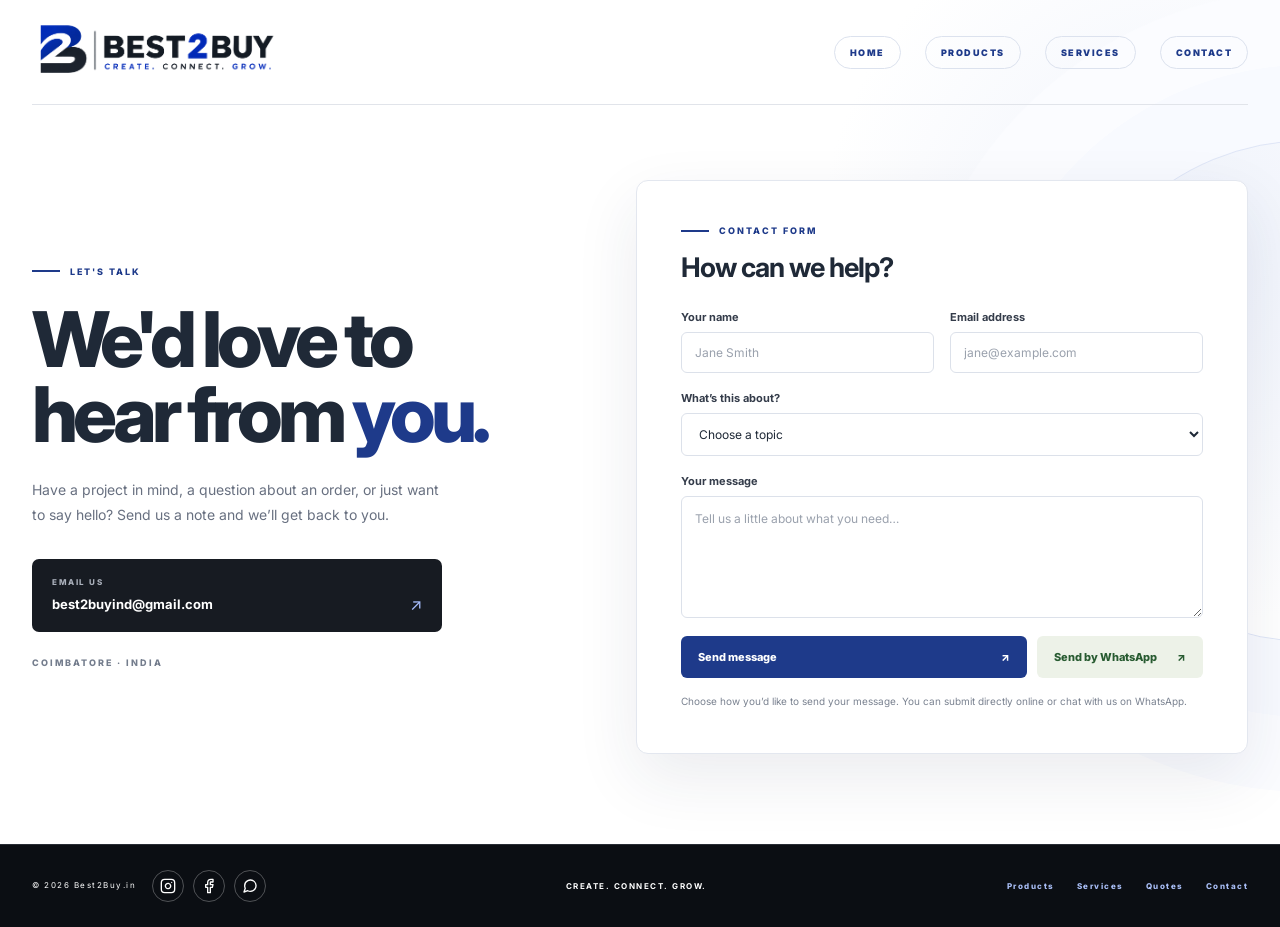
<file: contact.html>
<!doctype html>
<html lang="en">
<head>
<!-- Google tag (gtag.js) - Google Analytics -->
<script async src="https://www.googletagmanager.com/gtag/js?id=G-1HXS251PCG"></script>
<script>
  window.dataLayer = window.dataLayer || [];
  function gtag(){dataLayer.push(arguments);}
  gtag('js', new Date());
  gtag('config', 'G-1HXS251PCG');
</script>

<meta charset="utf-8">
<meta name="viewport" content="width=device-width,initial-scale=1">
<title>Contact Us | Best2Buy</title>
<meta name="description" content="Get in touch with Best2Buy about creative services, personalised products, or an order.">
<meta name="theme-color" content="#1e3a8a">
<link rel="canonical" href="https://www.best2buy.in/contact.html">
<link rel="preconnect" href="https://fonts.googleapis.com">
<link rel="preconnect" href="https://fonts.gstatic.com" crossorigin>
<link href="https://fonts.googleapis.com/css2?family=Inter:wght@400;500;600;700;800;900&amp;display=swap" rel="stylesheet">
<link rel="stylesheet" href="style.css">
<link rel="stylesheet" href="contact.css">
</head>
<body>
<main>
  <section class="contact-hero">
    <header class="topbar wrap">
      <a href="index.html" aria-label="Best2Buy home"><img class="logo" src="Logo%201.png" alt="Best2Buy — Create. Connect. Grow." width="520" height="210"></a>
      <nav class="top-nav" aria-label="Main navigation"><a href="index.html">Home</a><a href="products.html">Products</a><a href="services.html">Services</a><a href="contact.html" aria-current="page">Contact</a></nav>
    </header>
    <div class="contact-layout wrap">
      <section class="contact-copy">
        <p class="eyebrow"><i></i>LET'S TALK</p>
        <h1>We'd love to<br>hear from <em>you.</em></h1>
        <p class="intro">Have a project in mind, a question about an order, or just want to say hello? Send us a note and we’ll get back to you.</p>
        <a class="contact-email" data-contact-email href="mailto:best2buyind@gmail.com"><span>EMAIL US</span><b>best2buyind@gmail.com</b><i aria-hidden="true">↗</i></a>
        <p class="contact-location">COIMBATORE · INDIA</p>
      </section>
      <section class="contact-card" aria-labelledby="form-title">
        <p class="eyebrow"><i></i>CONTACT FORM</p>
        <h2 id="form-title">How can we help?</h2>
        <form id="contact-form" action="https://api.web3forms.com/submit" method="POST">
          <input type="hidden" name="access_key" value="8c5aeb38-0aa5-4f6e-8fd2-0897e00d7c78">
          <input type="hidden" name="subject" value="New Contact Inquiry - Best2Buy.in">
          <div class="field-row">
            <div class="field"><label for="contact-name">Your name</label><input id="contact-name" name="name" autocomplete="name" required placeholder="Jane Smith"></div>
            <div class="field"><label for="contact-email">Email address</label><input id="contact-email" name="email" type="email" autocomplete="email" required placeholder="jane@example.com"></div>
          </div>
          <div class="field"><label for="contact-subject">What’s this about?</label><select id="contact-subject" name="topic"><option value="" disabled selected>Choose a topic</option><option>Creative services</option><option>Product enquiry</option><option>Order support</option><option>Something else</option></select></div>
          <div class="field"><label for="contact-message">Your message</label><textarea id="contact-message" name="message" rows="5" required placeholder="Tell us a little about what you need…"></textarea></div>
          <div class="contact-actions"><button class="send-email" type="submit">Send message <span aria-hidden="true">↗</span></button><button class="send-whatsapp" id="send-whatsapp" type="button">Send by WhatsApp <span aria-hidden="true">↗</span></button></div>
          <div id="form-result" class="form-result"></div>
          <p class="form-note" id="form-note" aria-live="polite">Choose how you’d like to send your message. You can submit directly online or chat with us on WhatsApp.</p>
        </form>
      </section>
    </div>
  </section>
  <footer><div class="wrap"><span>© 2026 Best2Buy.in</span><b>CREATE. CONNECT. GROW.</b><span class="footer-links"><a href="products.html">Products</a><a href="services.html">Services</a><a href="quotes.html">Quotes</a><a href="contact.html">Contact</a></span></div></footer>
</main>
<script src="site-config.js"></script>
<script src="contact.js" defer></script>
</body>
</html>
</file>
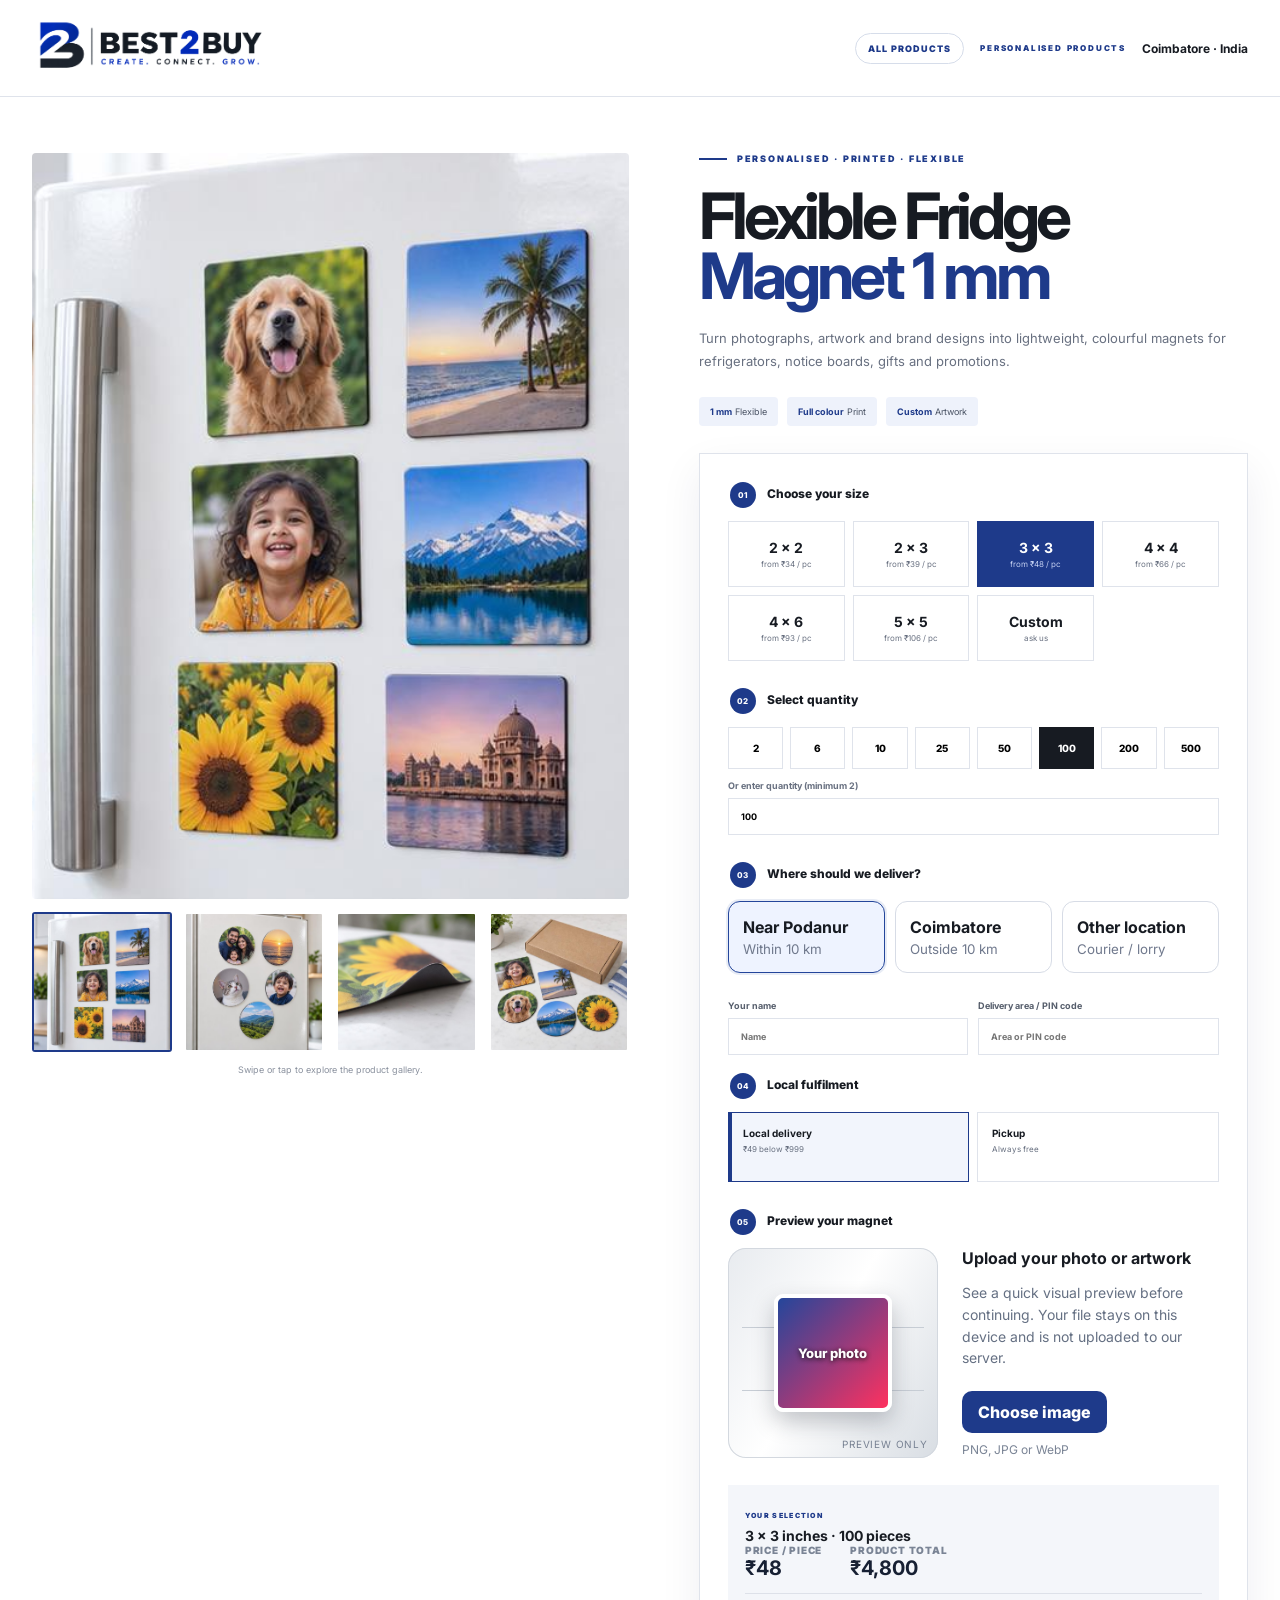
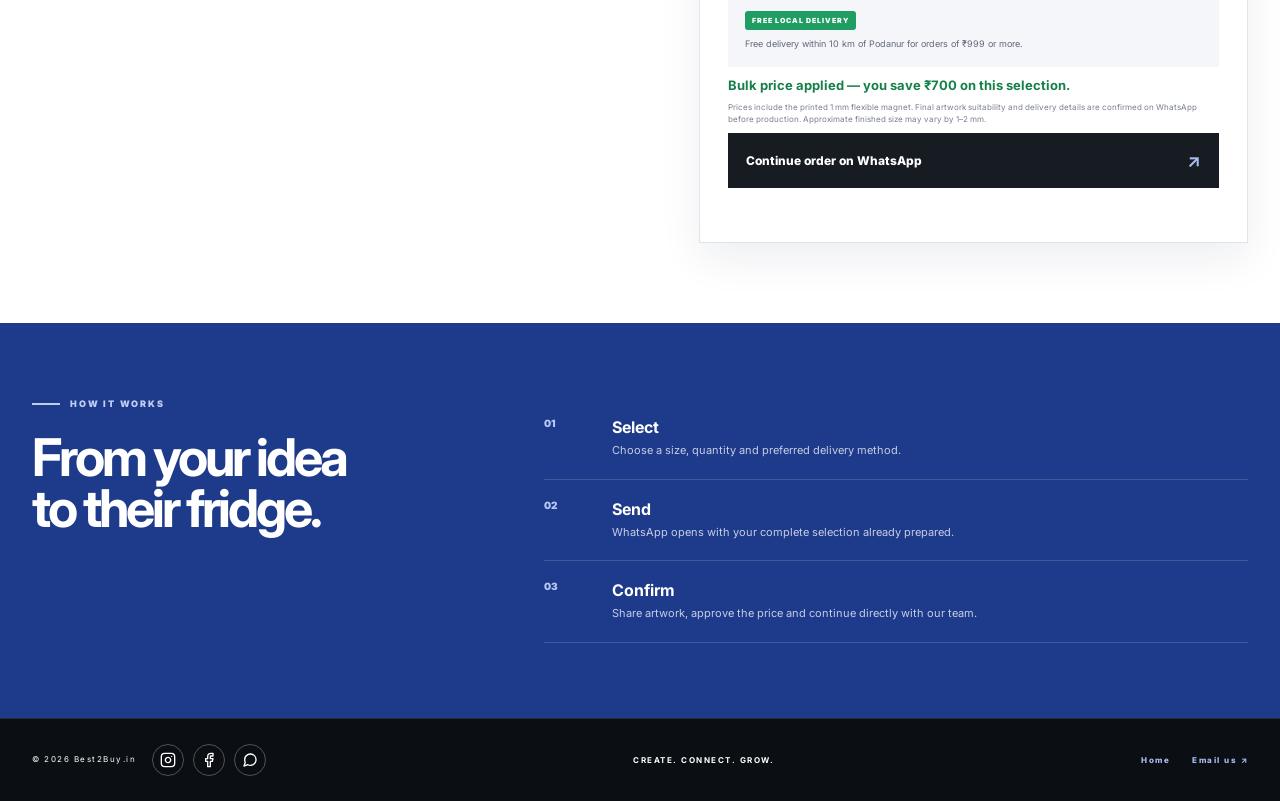
<file: fridge-magnets.html>
<!doctype html>
<html lang="en">
<head>
<!-- Google tag (gtag.js) - Google Analytics -->
<script async src="https://www.googletagmanager.com/gtag/js?id=G-1HXS251PCG"></script>
<script>
  window.dataLayer = window.dataLayer || [];
  function gtag(){dataLayer.push(arguments);}
  gtag('js', new Date());
  gtag('config', 'G-1HXS251PCG');
</script>

  <meta charset="utf-8">
  <meta name="viewport" content="width=device-width,initial-scale=1">
  <title>Flexible Fridge Magnets 1 mm | Best2Buy</title>
  <meta name="description" content="Order personalised 1 mm flexible fridge magnets in multiple sizes from Best2Buy, Coimbatore. Select size and quantity and continue your order on WhatsApp.">
  <meta name="theme-color" content="#1e3a8a">
  <meta property="og:title" content="Flexible Fridge Magnet 1 mm | Best2Buy">
  <meta property="og:description" content="Personalised flexible magnets with live size and quantity pricing.">
  <meta property="og:image" content="https://www.best2buy.in/magnet-square-gallery.jpg">
  <meta name="product:category" content="Personalised products">
  <meta name="product:price" content="From ₹34 / piece">
  <meta name="product:badge" content="Order now">
  <link rel="canonical" href="https://www.best2buy.in/fridge-magnets">
  <link rel="preconnect" href="https://fonts.googleapis.com">
  <link rel="preconnect" href="https://fonts.gstatic.com" crossorigin>
  <link href="https://fonts.googleapis.com/css2?family=Inter:wght@400;500;600;700;800;900&amp;display=swap" rel="stylesheet">
  <link rel="stylesheet" href="fridge-magnets.css">
  <link rel="stylesheet" href="fridge-magnets-enhancements.css">

  <!-- Meta Pixel Code -->
  <script>
  !function(f,b,e,v,n,t,s)
  {if(f.fbq)return;n=f.fbq=function(){n.callMethod?
  n.callMethod.apply(n,arguments):n.queue.push(arguments)};
  if(!f._fbq)f._fbq=n;n.push=n;n.loaded=!0;n.version='2.0';
  n.queue=[];t=b.createElement(e);t.async=!0;
  t.src=v;s=b.getElementsByTagName(e)[0];
  s.parentNode.insertBefore(t,s)}(window, document,'script',
  'https://connect.facebook.net/en_US/fbevents.js');
  fbq('init', '1756908502216066');
  fbq('track', 'PageView');
  </script>
  <!-- End Meta Pixel Code -->
</head>
<body>
  <!-- Meta Pixel Code -->
  <noscript><img height="1" width="1" style="display:none" src="https://www.facebook.com/tr?id=1756908502216066&amp;ev=PageView&amp;noscript=1" alt=""></noscript>
  <!-- End Meta Pixel Code -->

  <header class="site-header">
    <div class="wrap header-inner">
      <a href="index.html" class="brand" aria-label="Best2Buy home"><img src="Logo 1.png" alt="Best2Buy — Create. Connect. Grow."></a>
      <div class="header-note"><a class="catalog-link" href="products.html">All products</a><span>PERSONALISED PRODUCTS</span><strong>Coimbatore · India</strong></div>
    </div>
  </header>

  <main>
    <section class="product-hero wrap">
      <div class="gallery-column">
        <div class="gallery-stage"><img id="main-image" src="magnet-square-gallery.jpg" alt="Square personalised flexible fridge magnets displayed on a refrigerator"></div>
        <div class="gallery-strip" aria-label="Product gallery">
          <button class="thumb active" type="button" data-image="magnet-square-gallery.jpg" data-alt="Square personalised flexible fridge magnets displayed on a refrigerator"><img src="magnet-square-gallery.jpg" alt="Square magnet collection"></button>
          <button class="thumb" type="button" data-image="magnet-round-gallery.jpg" data-alt="Round personalised photo fridge magnets displayed on a refrigerator"><img src="magnet-round-gallery.jpg" alt="Round magnet collection"></button>
          <button class="thumb" type="button" data-image="magnet-flexible-detail.jpg" data-alt="Close-up showing the thin flexible 1 mm magnetic sheet"><img src="magnet-flexible-detail.jpg" alt="Flexible 1 mm magnet detail"></button>
          <button class="thumb" type="button" data-image="magnet-packaging-gallery.jpg" data-alt="Personalised fridge magnets prepared with kraft packaging"><img src="magnet-packaging-gallery.jpg" alt="Magnet order packaging"></button>
        </div>
        <p class="gallery-hint">Swipe or tap to explore the product gallery.</p>
      </div>

      <div class="product-info">
        <p class="eyebrow"><i></i>PERSONALISED · PRINTED · FLEXIBLE</p>
        <h1>Flexible Fridge<br><em>Magnet 1 mm</em></h1>
        <p class="lead">Turn photographs, artwork and brand designs into lightweight, colourful magnets for refrigerators, notice boards, gifts and promotions.</p>
        <div class="feature-row"><span><b>1 mm</b> Flexible</span><span><b>Full colour</b> Print</span><span><b>Custom</b> Artwork</span></div>

        <form id="order-form" class="order-card">
          <fieldset>
            <legend><span>01</span> Choose your size</legend>
            <div class="size-grid">
              <label><input type="radio" name="size" value="2 × 2 inches"><span><b>2 × 2</b><small>from ₹34 / pc</small></span></label>
              <label><input type="radio" name="size" value="2 × 3 inches"><span><b>2 × 3</b><small>from ₹39 / pc</small></span></label>
              <label><input type="radio" name="size" value="3 × 3 inches" checked><span><b>3 × 3</b><small>from ₹48 / pc</small></span></label>
              <label><input type="radio" name="size" value="4 × 4 inches"><span><b>4 × 4</b><small>from ₹66 / pc</small></span></label>
              <label><input type="radio" name="size" value="4 × 6 inches"><span><b>4 × 6</b><small>from ₹93 / pc</small></span></label>
              <label><input type="radio" name="size" value="5 × 5 inches"><span><b>5 × 5</b><small>from ₹106 / pc</small></span></label>
              <label><input type="radio" name="size" value="Custom size"><span><b>Custom</b><small>ask us</small></span></label>
            </div>
          </fieldset>

          <fieldset>
            <legend><span>02</span> Select quantity</legend>
            <div class="qty-presets">
              <button type="button" data-qty="2">2</button><button type="button" data-qty="6">6</button><button type="button" data-qty="10">10</button><button type="button" data-qty="25">25</button><button type="button" data-qty="50">50</button><button class="active" type="button" data-qty="100">100</button><button type="button" data-qty="200">200</button><button type="button" data-qty="500">500</button>
            </div>
            <label class="manual-qty">Or enter quantity (minimum 2)<input id="quantity" type="number" min="2" step="1" value="100" inputmode="numeric"></label>
          </fieldset>

          <fieldset>
            <legend><span>03</span> Where should we deliver?</legend>
            <div class="location-grid">
              <label><input type="radio" name="zone" value="Within 10 km of Podanur" checked><span><b>Near Podanur</b><small>Within 10 km</small></span></label>
              <label><input type="radio" name="zone" value="Other Coimbatore"><span><b>Coimbatore</b><small>Outside 10 km</small></span></label>
              <label><input type="radio" name="zone" value="Outside Coimbatore"><span><b>Other location</b><small>Courier / lorry</small></span></label>
            </div>
          </fieldset>

          <div class="customer-grid">
            <label>Your name<input id="customer-name" type="text" autocomplete="name" placeholder="Name"></label>
            <label>Delivery area / PIN code<input id="customer-area" type="text" autocomplete="postal-code" placeholder="Area or PIN code" required></label>
          </div>

          <fieldset id="local-method-fieldset" class="conditional-fieldset">
            <legend><span>04</span> Local fulfilment</legend>
            <div class="delivery-grid">
              <label><input type="radio" name="local-method" value="Local delivery" checked><span><b>Local delivery</b><small>₹49 below ₹999</small></span></label>
              <label><input type="radio" name="local-method" value="Pickup from Podanur"><span><b>Pickup</b><small>Always free</small></span></label>
            </div>
          </fieldset>

          <fieldset id="delivery-fieldset" class="conditional-fieldset" hidden>
            <legend><span>04</span> Shipping preference</legend>
            <div class="delivery-grid">
              <label><input type="radio" name="delivery" value="Courier home delivery" checked><span><b>Home delivery</b><small>Courier to your address</small></span></label>
              <label><input type="radio" name="delivery" value="Collect from courier office"><span><b>Courier-office pickup</b><small>Collect from branch</small></span></label>
              <label id="lorry-option"><input type="radio" name="delivery" value="Lorry service"><span><b>Lorry service</b><small>For bulk orders</small></span></label>
            </div>
          </fieldset>

          <fieldset class="mockup-fieldset">
            <legend><span>05</span> Preview your magnet</legend>
            <div class="mockup-layout">
              <div id="mockup-stage" class="mockup-stage"><div id="mockup-magnet" class="mockup-magnet"><span id="mockup-placeholder">Your photo</span></div><small>Preview only</small></div>
              <div class="upload-copy"><b>Upload your photo or artwork</b><p>See a quick visual preview before continuing. Your file stays on this device and is not uploaded to our server.</p><label class="upload-button">Choose image<input id="artwork" type="file" accept="image/png,image/jpeg,image/webp"></label><span id="artwork-name">PNG, JPG or WebP</span></div>
            </div>
          </fieldset>

          <div class="order-summary">
            <div><small>YOUR SELECTION</small><strong id="selection-summary">3 × 3 inches · 100 pieces</strong></div>
            <div class="price-summary"><span><small>PRICE / PIECE</small><b id="unit-price">₹48</b></span><span><small>PRODUCT TOTAL</small><b id="product-total">₹4,800</b></span></div>
            <div class="shipping-status"><span id="shipping-badge">FREE LOCAL DELIVERY</span><p id="shipping-copy">Free local delivery from ₹999 within 10 km of Podanur; otherwise ₹49. Pickup is free.</p></div>
          </div>
          <p id="savings-note" class="savings-note"></p>
          <p class="price-note">Prices include the printed 1 mm flexible magnet. Final artwork suitability and delivery details are confirmed on WhatsApp before production. Approximate finished size may vary by 1–2 mm.</p>
          <button class="whatsapp" type="submit"><span>Continue order on WhatsApp</span><b>↗</b></button>
          <p id="form-status" class="form-status" role="status" aria-live="polite"></p>
        </form>
      </div>
    </section>

    <section class="details-section">
      <div class="wrap details-grid">
        <div><p class="eyebrow light"><i></i>HOW IT WORKS</p><h2>From your idea<br>to their fridge.</h2></div>
        <ol><li><span>01</span><div><b>Select</b><p>Choose a size, quantity and preferred delivery method.</p></div></li><li><span>02</span><div><b>Send</b><p>WhatsApp opens with your complete selection already prepared.</p></div></li><li><span>03</span><div><b>Confirm</b><p>Share artwork, approve the price and continue directly with our team.</p></div></li></ol>
      </div>
    </section>
  </main>

  <footer><div class="wrap"><span>© 2026 Best2Buy.in</span><b>CREATE. CONNECT. GROW.</b><span class="footer-links"><a href="index.html">Home</a><a href="mailto:best2buyind@gmail.com">Email us ↗</a></span></div></footer>
  <script src="site-config.js"></script>
  <script src="fridge-magnets.js" defer></script>
</body>
</html>
</file>
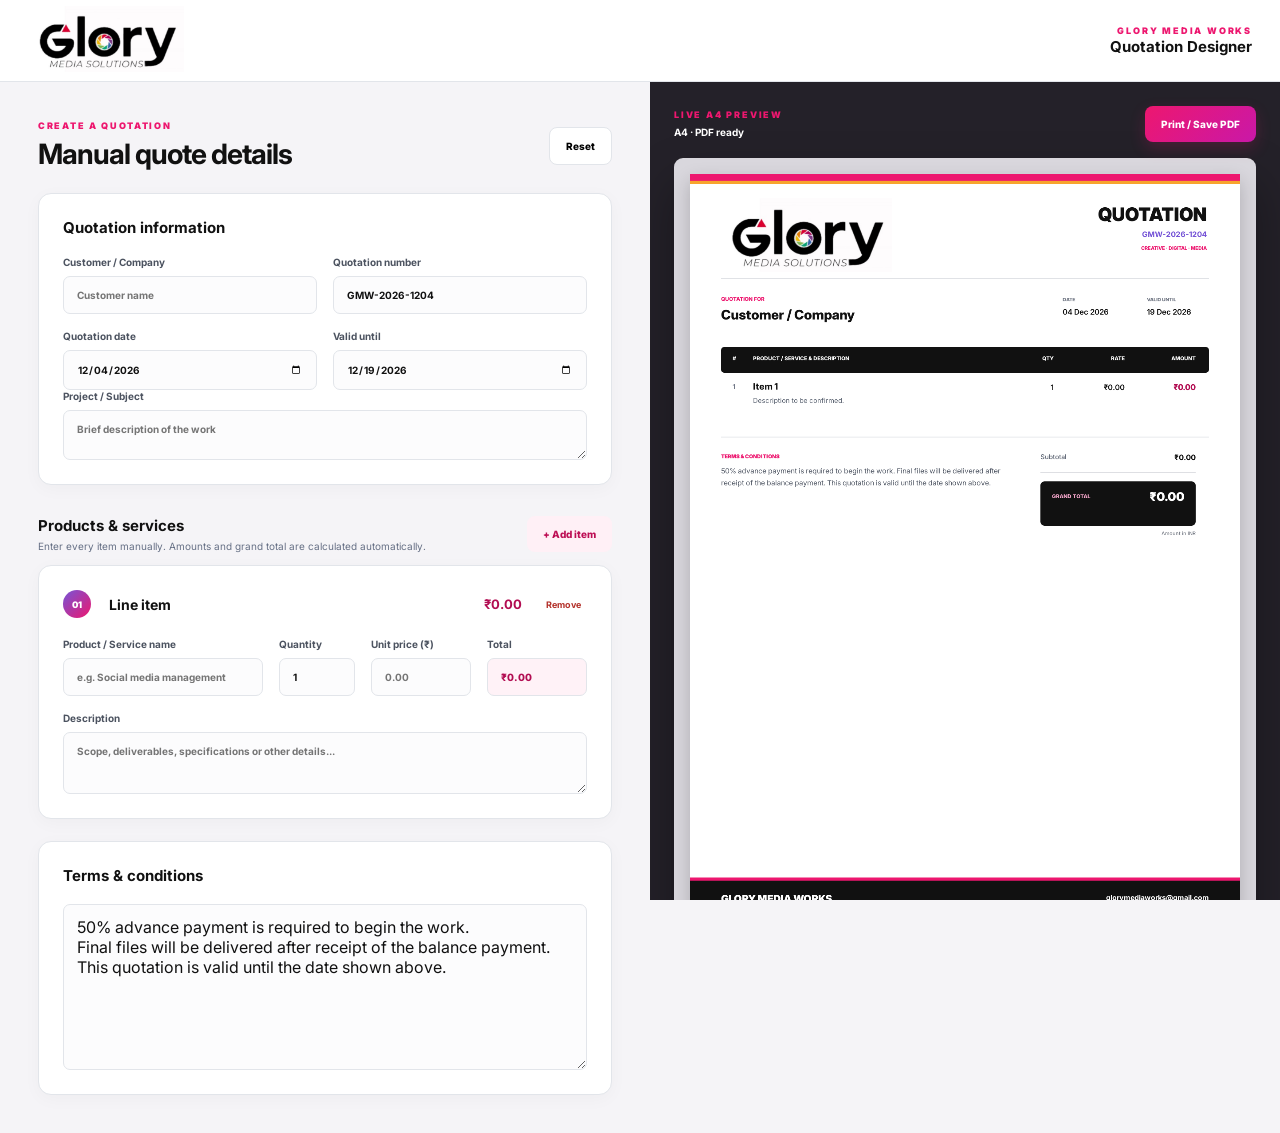
<file: gmediaquote.html>
<!doctype html>
<html lang="en">
<head>
  <meta charset="utf-8">
  <meta name="viewport" content="width=device-width,initial-scale=1">
  <title>Quotation Designer | Glory Media Works</title>
  <meta name="robots" content="noindex,nofollow">
  <meta name="theme-color" content="#111111">
  <link rel="preconnect" href="https://fonts.googleapis.com">
  <link rel="preconnect" href="https://fonts.gstatic.com" crossorigin>
  <link href="https://fonts.googleapis.com/css2?family=Inter:wght@400;500;600;700;800;900&amp;display=swap" rel="stylesheet">
  <link rel="stylesheet" href="gmediaquote.css">
  <link rel="stylesheet" href="quote-print.css">
</head>
<body>
  <header class="app-header">
    <a href="index.html" aria-label="Best2Buy home"><img src="gmedia-logo.png" alt="Glory Media Solutions"></a>
    <div><span>GLORY MEDIA WORKS</span><strong>Quotation Designer</strong></div>
  </header>

  <main class="workspace">
    <section class="editor" aria-labelledby="page-title">
      <div class="editor-heading">
        <div><p class="eyebrow">CREATE A QUOTATION</p><h1 id="page-title">Manual quote details</h1></div>
        <button class="button ghost" id="reset" type="button">Reset</button>
      </div>

      <div class="panel">
        <h2>Quotation information</h2>
        <div class="fields two">
          <label>Customer / Company<input id="customer" type="text" placeholder="Customer name"></label>
          <label>Quotation number<input id="quote-number" type="text" placeholder="GMW-2026-001"></label>
          <label>Quotation date<input id="quote-date" type="date"></label>
          <label>Valid until<input id="valid-until" type="date"></label>
        </div>
        <label>Project / Subject<textarea id="subject" rows="2" placeholder="Brief description of the work"></textarea></label>
      </div>

      <div class="items-heading">
        <div><h2>Products &amp; services</h2><p>Enter every item manually. Amounts and grand total are calculated automatically.</p></div>
        <button class="button add" id="add-item" type="button">+ Add item</button>
      </div>
      <div id="items" class="items"></div>

      <div class="panel">
        <h2>Terms &amp; conditions</h2>
        <textarea id="terms" rows="7" placeholder="Enter payment, delivery, revision and validity terms...">50% advance payment is required to begin the work.
Final files will be delivered after receipt of the balance payment.
This quotation is valid until the date shown above.</textarea>
      </div>
      <button class="button download mobile-download" id="download-mobile" type="button">Print / Save PDF</button>
    </section>

    <aside class="preview-panel">
      <div class="preview-toolbar"><div><span>LIVE A4 PREVIEW</span><b>A4 · PDF ready</b></div><button class="button download" id="download" type="button">Print / Save PDF</button></div>
      <div class="canvas-shell"><canvas id="quote-canvas" width="1240" height="1754" aria-label="Live A4 quotation preview"></canvas></div>
      <p class="privacy">Your quotation stays in this browser and is used only for the downloaded image.</p>
    </aside>
  </main>

  <template id="item-template">
    <article class="item-card">
      <div class="item-title"><span class="item-number"></span><h3>Line item</h3><strong class="line-total">₹0.00</strong><button class="remove-item" type="button">Remove</button></div>
      <div class="fields item-fields">
        <label>Product / Service name<input data-field="name" type="text" placeholder="e.g. Social media management"></label>
        <label>Quantity<input data-field="qty" type="number" min="0" step="1" value="1"></label>
        <label>Unit price (₹)<input data-field="price" type="number" min="0" step="0.01" placeholder="0.00"></label>
        <label>Total<input data-field="total" type="text" value="₹0.00" readonly></label>
        <label class="full">Description<textarea data-field="description" rows="3" placeholder="Scope, deliverables, specifications or other details..."></textarea></label>
      </div>
    </article>
  </template>

  <script src="gmediaquote.js" defer></script>
</body>
</html>
</file>
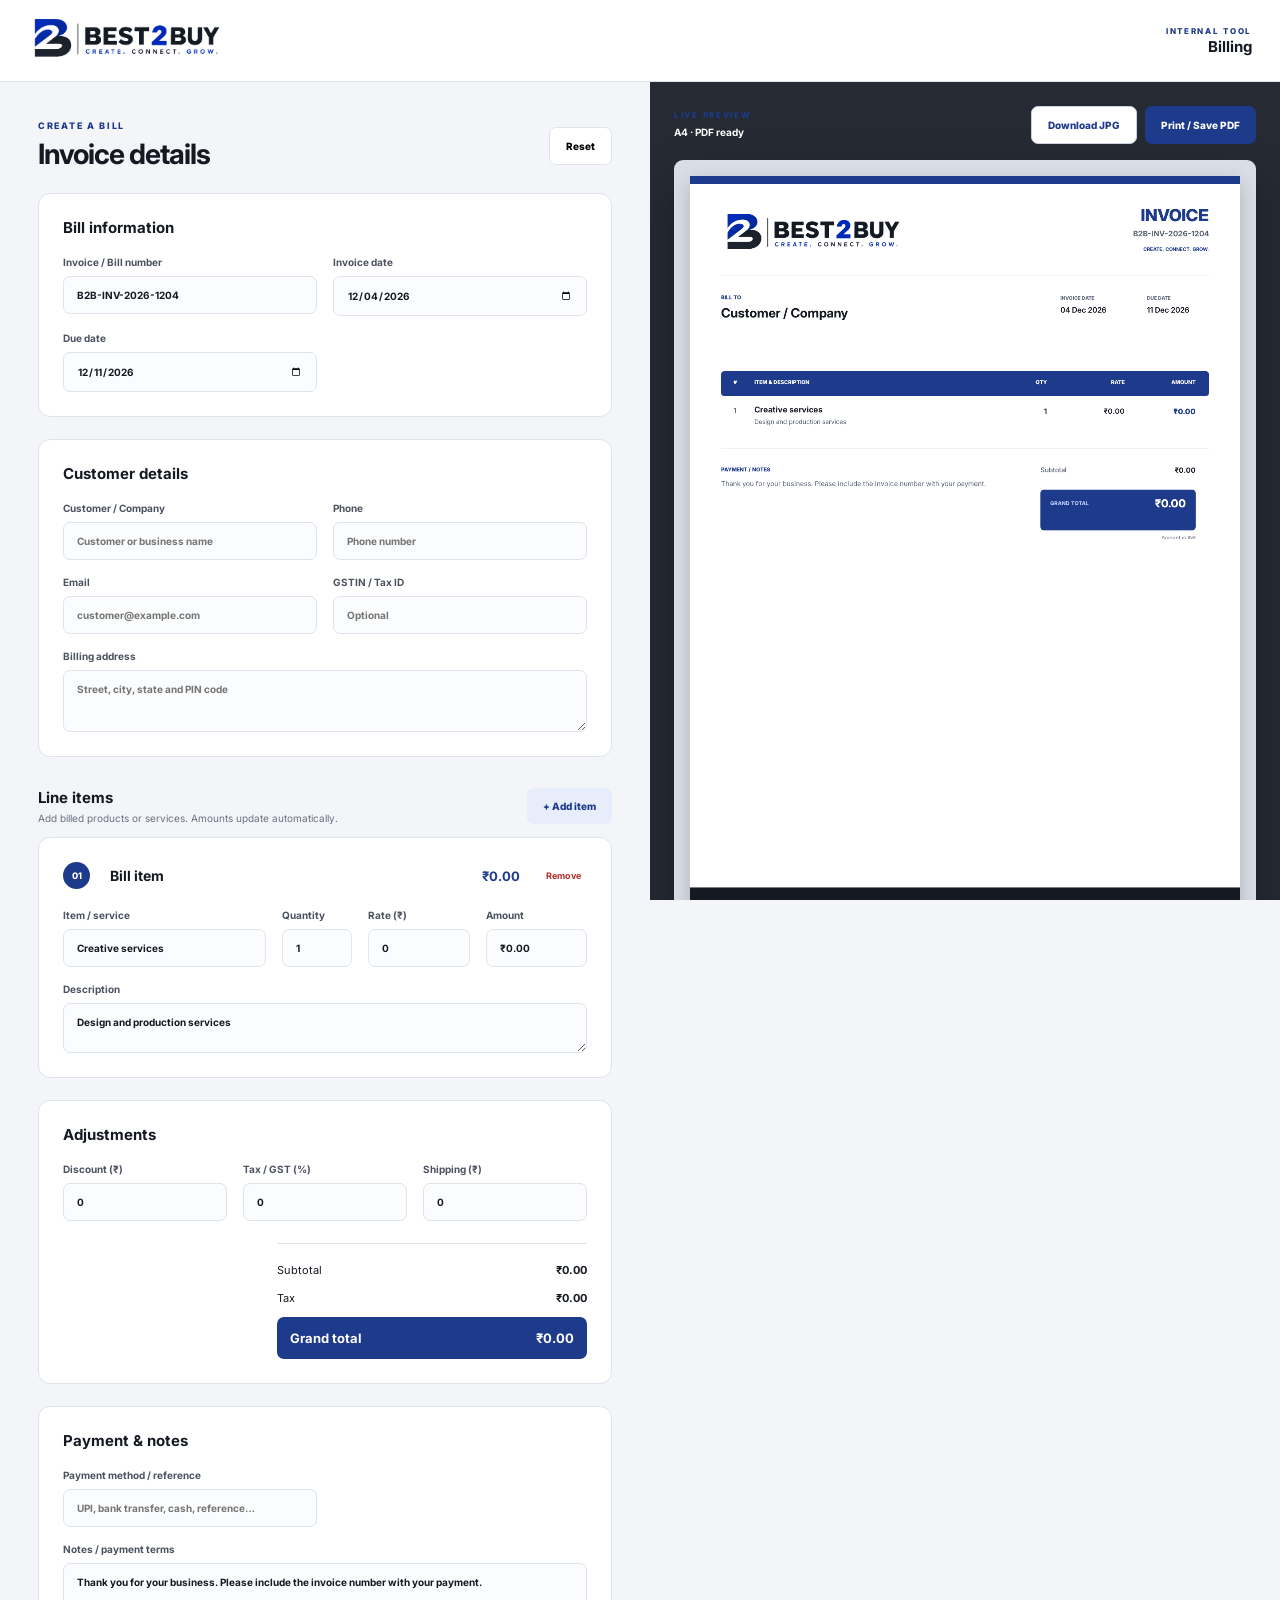
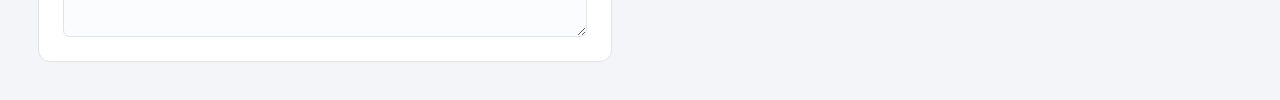
<file: invoice.html>
<!doctype html>
<html lang="en"><head>
  <meta charset="utf-8"><meta name="viewport" content="width=device-width,initial-scale=1">
  <title>Invoice | Best2Buy</title>
  <meta name="robots" content="noindex,nofollow"><meta name="theme-color" content="#1e3a8a">
  <link rel="preconnect" href="https://fonts.googleapis.com"><link rel="preconnect" href="https://fonts.gstatic.com" crossorigin>
  <link href="https://fonts.googleapis.com/css2?family=Inter:wght@400;500;600;700;800&amp;display=swap" rel="stylesheet">
  <link rel="stylesheet" href="billing.css"><link rel="stylesheet" href="billing-print.css">
</head><body>
  <header class="app-header"><a href="index.html" aria-label="Best2Buy home"><img src="Logo 1.png" alt="Best2Buy — Create. Connect. Grow."></a><div><span>INTERNAL TOOL</span><strong>Billing</strong></div></header>
  <main class="workspace">
    <section class="editor" aria-labelledby="editor-title">
      <div class="editor-heading"><div><p class="eyebrow">CREATE A BILL</p><h1 id="editor-title">Invoice details</h1></div><button class="button ghost" id="reset-button" type="button">Reset</button></div>
      <div class="panel"><h2>Bill information</h2><div class="fields two">
        <label>Invoice / Bill number<input id="invoice-number" type="text"></label>
        <label>Invoice date<input id="invoice-date" type="date"></label><label>Due date<input id="due-date" type="date"></label>
      </div></div>
      <div class="panel"><h2>Customer details</h2><div class="fields two">
        <label>Customer / Company<input id="customer" type="text" placeholder="Customer or business name"></label><label>Phone<input id="phone" type="tel" placeholder="Phone number"></label>
        <label>Email<input id="email" type="email" placeholder="customer@example.com"></label><label>GSTIN / Tax ID<input id="tax-id" type="text" placeholder="Optional"></label>
        <label class="full">Billing address<textarea id="address" rows="3" placeholder="Street, city, state and PIN code"></textarea></label>
      </div></div>
      <div class="items-heading"><div><h2>Line items</h2><p>Add billed products or services. Amounts update automatically.</p></div><button class="button add" id="add-item" type="button">+ Add item</button></div>
      <div id="items" class="items"></div>
      <div class="panel totals-panel"><h2>Adjustments</h2><div class="fields three">
        <label>Discount (₹)<input id="discount" type="number" min="0" step="0.01" value="0"></label><label>Tax / GST (%)<input id="tax-rate" type="number" min="0" step="0.01" value="0"></label><label>Shipping (₹)<input id="shipping" type="number" min="0" step="0.01" value="0"></label>
      </div><div class="calculation" aria-live="polite"><span>Subtotal <b id="subtotal">₹0.00</b></span><span>Tax <b id="tax-total">₹0.00</b></span><strong>Grand total <b id="grand-total">₹0.00</b></strong></div></div>
      <div class="panel"><h2>Payment &amp; notes</h2><div class="fields two"><label>Payment method / reference<input id="payment" type="text" placeholder="UPI, bank transfer, cash, reference…"></label><label class="full">Notes / payment terms<textarea id="notes" rows="4">Thank you for your business. Please include the invoice number with your payment.</textarea></label></div></div>
      <div class="mobile-actions"><button class="button download" id="print-mobile" type="button">Print / Save PDF</button><button class="button secondary" id="download-mobile" type="button">Download JPG</button></div>
    </section>
    <aside class="preview-panel"><div class="preview-toolbar"><div><span>LIVE PREVIEW</span><b>A4 · PDF ready</b></div><div class="toolbar-actions"><button class="button secondary" id="download" type="button">Download JPG</button><button class="button download" id="print" type="button">Print / Save PDF</button></div></div><div class="canvas-shell"><canvas id="invoice-canvas" width="1240" height="1754" aria-label="Live preview of invoice"></canvas></div><p class="privacy">Your invoice information stays in this browser and is not uploaded.</p></aside>
  </main>
  <template id="item-template"><article class="item-card"><div class="item-title"><span class="item-number"></span><h3>Bill item</h3><strong class="line-total">₹0.00</strong><button class="remove-item" type="button">Remove</button></div><div class="fields item-fields"><label class="description">Item / service<input data-field="name" type="text" placeholder="e.g. Business card printing"></label><label>Quantity<input data-field="qty" type="number" min="0" step="0.01" value="1"></label><label>Rate (₹)<input data-field="rate" type="number" min="0" step="0.01" value="0"></label><label>Amount<input data-field="amount" type="text" value="₹0.00" readonly></label><label class="full">Description<textarea data-field="description" rows="2" placeholder="Optional specification or service details"></textarea></label></div></article></template>
  <script src="billing.js" defer></script>
</body></html>
</file>
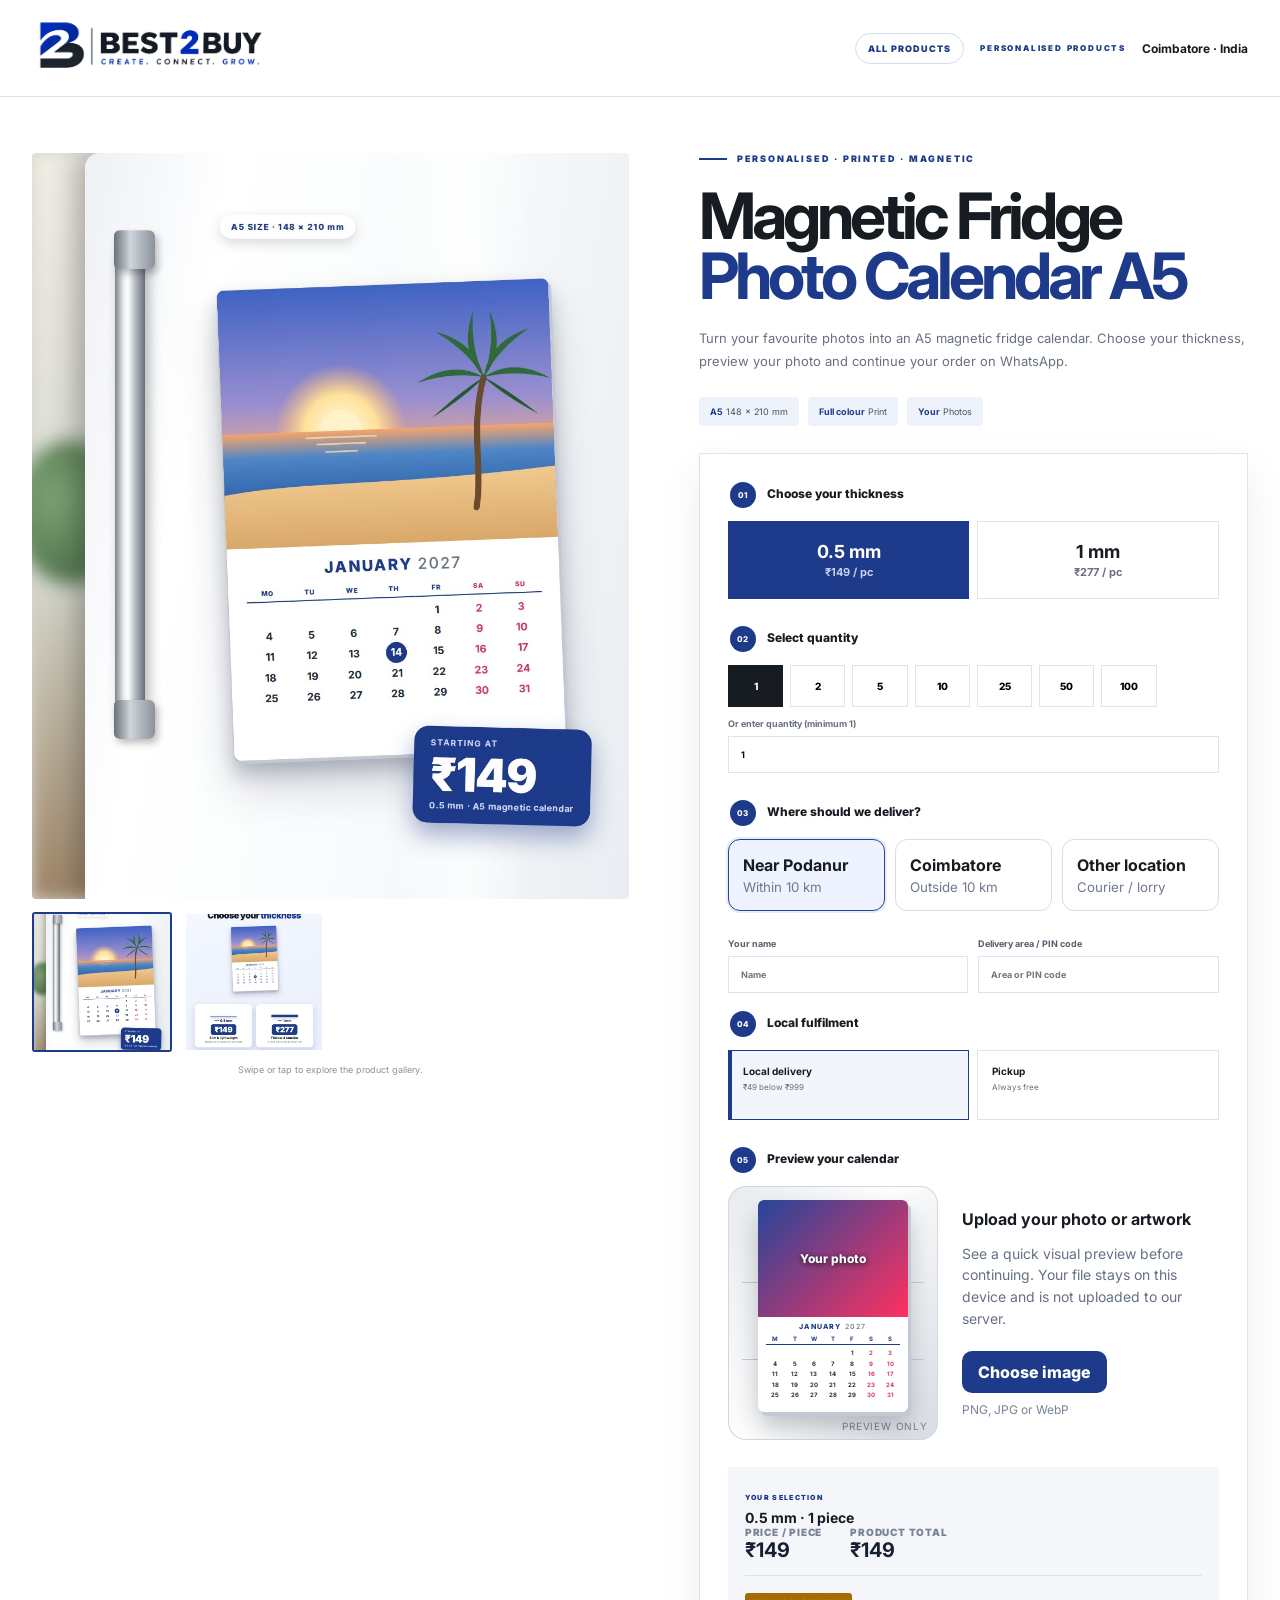
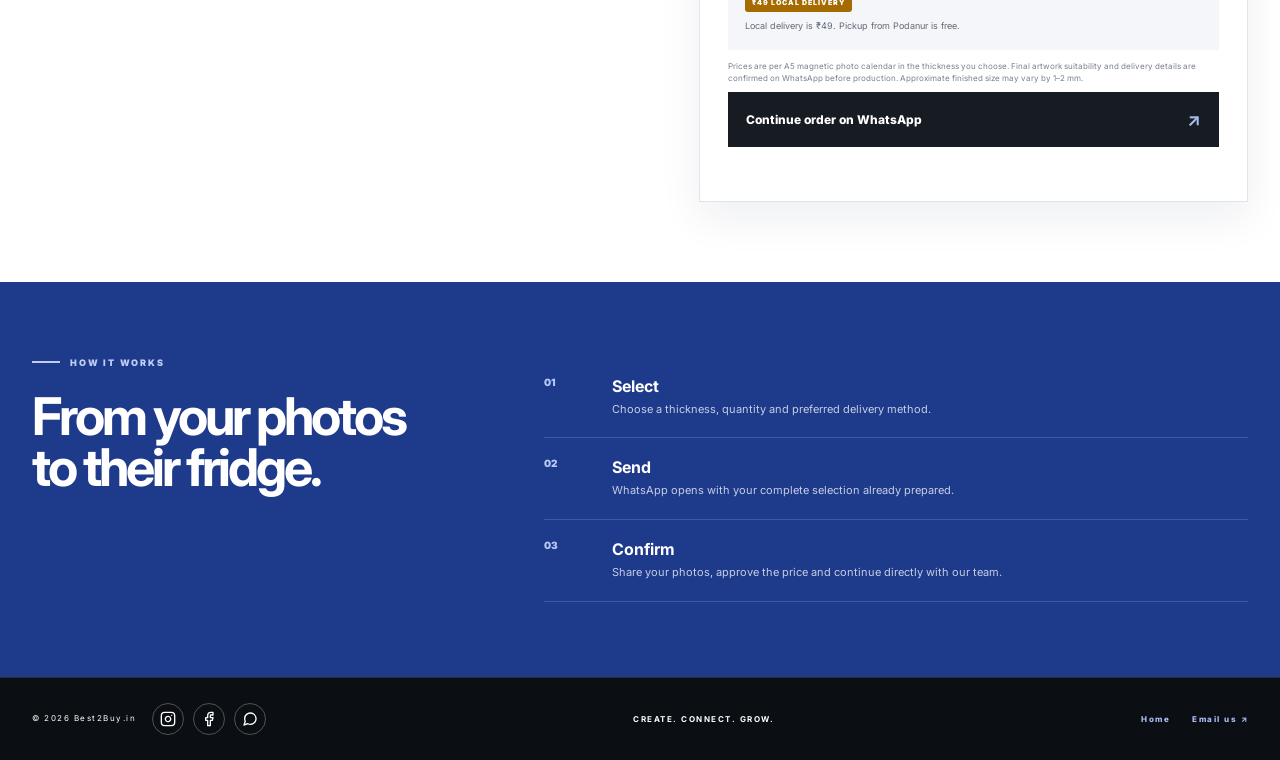
<file: magnetic-fridge-calendar.html>
<!doctype html>
<html lang="en">
<head>
<!-- Google tag (gtag.js) - Google Analytics -->
<script async src="https://www.googletagmanager.com/gtag/js?id=G-1HXS251PCG"></script>
<script>
  window.dataLayer = window.dataLayer || [];
  function gtag(){dataLayer.push(arguments);}
  gtag('js', new Date());
  gtag('config', 'G-1HXS251PCG');
</script>

  <meta charset="utf-8">
  <meta name="viewport" content="width=device-width,initial-scale=1">
  <title>Magnetic Fridge Photo Calendar A5 | Best2Buy</title>
  <meta name="description" content="Order a personalised A5 magnetic fridge photo calendar from Best2Buy, Coimbatore. Choose 0.5 mm (₹149) or 1 mm (₹277), preview your photo and continue your order on WhatsApp.">
  <meta name="theme-color" content="#1e3a8a">
  <meta property="og:title" content="Magnetic Fridge Photo Calendar A5 | Best2Buy">
  <meta property="og:description" content="Your photos on an A5 magnetic fridge calendar. 0.5 mm from ₹149, 1 mm ₹277.">
  <meta property="og:image" content="https://www.best2buy.in/magnetic-fridge-photo-calendar-a5.jpg">
  <meta name="product:category" content="Personalised products">
  <meta name="product:price" content="From ₹149">
  <meta name="product:badge" content="Order now">
  <link rel="canonical" href="https://www.best2buy.in/magnetic-fridge-calendar">
  <link rel="preconnect" href="https://fonts.googleapis.com">
  <link rel="preconnect" href="https://fonts.gstatic.com" crossorigin>
  <link href="https://fonts.googleapis.com/css2?family=Inter:wght@400;500;600;700;800;900&amp;display=swap" rel="stylesheet">
  <link rel="stylesheet" href="fridge-magnets.css">
  <link rel="stylesheet" href="fridge-magnets-enhancements.css">
  <link rel="stylesheet" href="magnetic-fridge-calendar.css">

  <!-- Meta Pixel Code -->
  <script>
  !function(f,b,e,v,n,t,s)
  {if(f.fbq)return;n=f.fbq=function(){n.callMethod?
  n.callMethod.apply(n,arguments):n.queue.push(arguments)};
  if(!f._fbq)f._fbq=n;n.push=n;n.loaded=!0;n.version='2.0';
  n.queue=[];t=b.createElement(e);t.async=!0;
  t.src=v;s=b.getElementsByTagName(e)[0];
  s.parentNode.insertBefore(t,s)}(window, document,'script',
  'https://connect.facebook.net/en_US/fbevents.js');
  fbq('init', '1756908502216066');
  fbq('track', 'PageView');
  </script>
  <!-- End Meta Pixel Code -->
</head>
<body>
  <!-- Meta Pixel Code -->
  <noscript><img height="1" width="1" style="display:none" src="https://www.facebook.com/tr?id=1756908502216066&amp;ev=PageView&amp;noscript=1" alt=""></noscript>
  <!-- End Meta Pixel Code -->

  <header class="site-header">
    <div class="wrap header-inner">
      <a href="index.html" class="brand" aria-label="Best2Buy home"><img src="Logo 1.png" alt="Best2Buy — Create. Connect. Grow."></a>
      <div class="header-note"><a class="catalog-link" href="products.html">All products</a><span>PERSONALISED PRODUCTS</span><strong>Coimbatore · India</strong></div>
    </div>
  </header>

  <main>
    <section class="product-hero wrap">
      <div class="gallery-column">
        <div class="gallery-stage"><img id="main-image" src="magnetic-fridge-photo-calendar-a5.jpg" alt="A5 magnetic photo calendar on a refrigerator door, starting at ₹149"></div>
        <div class="gallery-strip" aria-label="Product gallery">
          <button class="thumb active" type="button" data-image="magnetic-fridge-photo-calendar-a5.jpg" data-alt="A5 magnetic photo calendar on a refrigerator door, starting at ₹149"><img src="magnetic-fridge-photo-calendar-a5.jpg" alt="Magnetic fridge photo calendar"></button>
          <button class="thumb" type="button" data-image="magnetic-fridge-photo-calendar-a5-options.jpg" data-alt="Choose between 0.5 mm at ₹149 and 1 mm at ₹277"><img src="magnetic-fridge-photo-calendar-a5-options.jpg" alt="Thickness options and prices"></button>
        </div>
        <p class="gallery-hint">Swipe or tap to explore the product gallery.</p>
      </div>

      <div class="product-info">
        <p class="eyebrow"><i></i>PERSONALISED · PRINTED · MAGNETIC</p>
        <h1>Magnetic Fridge<br><em>Photo Calendar A5</em></h1>
        <p class="lead">Turn your favourite photos into an A5 magnetic fridge calendar. Choose your thickness, preview your photo and continue your order on WhatsApp.</p>
        <div class="feature-row"><span><b>A5</b> 148 × 210 mm</span><span><b>Full colour</b> Print</span><span><b>Your</b> Photos</span></div>

        <form id="order-form" class="order-card">
          <fieldset>
            <legend><span>01</span> Choose your thickness</legend>
            <div class="size-grid thickness-grid">
              <label><input type="radio" name="size" value="0.5 mm" checked><span><b>0.5 mm</b><small>₹149 / pc</small></span></label>
              <label><input type="radio" name="size" value="1 mm"><span><b>1 mm</b><small>₹277 / pc</small></span></label>
            </div>
          </fieldset>

          <fieldset>
            <legend><span>02</span> Select quantity</legend>
            <div class="qty-presets">
              <button class="active" type="button" data-qty="1">1</button><button type="button" data-qty="2">2</button><button type="button" data-qty="5">5</button><button type="button" data-qty="10">10</button><button type="button" data-qty="25">25</button><button type="button" data-qty="50">50</button><button type="button" data-qty="100">100</button>
            </div>
            <label class="manual-qty">Or enter quantity (minimum 1)<input id="quantity" type="number" min="1" step="1" value="1" inputmode="numeric"></label>
          </fieldset>

          <fieldset>
            <legend><span>03</span> Where should we deliver?</legend>
            <div class="location-grid">
              <label><input type="radio" name="zone" value="Within 10 km of Podanur" checked><span><b>Near Podanur</b><small>Within 10 km</small></span></label>
              <label><input type="radio" name="zone" value="Other Coimbatore"><span><b>Coimbatore</b><small>Outside 10 km</small></span></label>
              <label><input type="radio" name="zone" value="Outside Coimbatore"><span><b>Other location</b><small>Courier / lorry</small></span></label>
            </div>
          </fieldset>

          <div class="customer-grid">
            <label>Your name<input id="customer-name" type="text" autocomplete="name" placeholder="Name"></label>
            <label>Delivery area / PIN code<input id="customer-area" type="text" autocomplete="postal-code" placeholder="Area or PIN code" required></label>
          </div>

          <fieldset id="local-method-fieldset" class="conditional-fieldset">
            <legend><span>04</span> Local fulfilment</legend>
            <div class="delivery-grid">
              <label><input type="radio" name="local-method" value="Local delivery" checked><span><b>Local delivery</b><small>₹49 below ₹999</small></span></label>
              <label><input type="radio" name="local-method" value="Pickup from Podanur"><span><b>Pickup</b><small>Always free</small></span></label>
            </div>
          </fieldset>

          <fieldset id="delivery-fieldset" class="conditional-fieldset" hidden>
            <legend><span>04</span> Shipping preference</legend>
            <div class="delivery-grid">
              <label><input type="radio" name="delivery" value="Courier home delivery" checked><span><b>Home delivery</b><small>Courier to your address</small></span></label>
              <label><input type="radio" name="delivery" value="Collect from courier office"><span><b>Courier-office pickup</b><small>Collect from branch</small></span></label>
              <label id="lorry-option"><input type="radio" name="delivery" value="Lorry service"><span><b>Lorry service</b><small>For bulk orders</small></span></label>
            </div>
          </fieldset>

          <fieldset class="mockup-fieldset">
            <legend><span>05</span> Preview your calendar</legend>
            <div class="mockup-layout">
              <div id="mockup-stage" class="mockup-stage"><div class="cal-mockup"><div id="mockup-magnet" class="cal-photo"><span id="mockup-placeholder">Your photo</span></div><div class="cal-body"><h6>JANUARY <b>2027</b></h6><div class="cal-dow"><i>M</i><i>T</i><i>W</i><i>T</i><i>F</i><i>S</i><i>S</i></div><div class="cal-days"><i></i><i></i><i></i><i></i><i>1</i><i>2</i><i>3</i><i>4</i><i>5</i><i>6</i><i>7</i><i>8</i><i>9</i><i>10</i><i>11</i><i>12</i><i>13</i><i>14</i><i>15</i><i>16</i><i>17</i><i>18</i><i>19</i><i>20</i><i>21</i><i>22</i><i>23</i><i>24</i><i>25</i><i>26</i><i>27</i><i>28</i><i>29</i><i>30</i><i>31</i></div></div></div><small>Preview only</small></div>
              <div class="upload-copy"><b>Upload your photo or artwork</b><p>See a quick visual preview before continuing. Your file stays on this device and is not uploaded to our server.</p><label class="upload-button">Choose image<input id="artwork" type="file" accept="image/png,image/jpeg,image/webp"></label><span id="artwork-name">PNG, JPG or WebP</span></div>
            </div>
          </fieldset>

          <div class="order-summary">
            <div><small>YOUR SELECTION</small><strong id="selection-summary">0.5 mm · 1 piece</strong></div>
            <div class="price-summary"><span><small>PRICE / PIECE</small><b id="unit-price">₹149</b></span><span><small>PRODUCT TOTAL</small><b id="product-total">₹149</b></span></div>
            <div class="shipping-status"><span id="shipping-badge">₹49 LOCAL DELIVERY</span><p id="shipping-copy">Free local delivery from ₹999 within 10 km of Podanur; otherwise ₹49. Pickup is free.</p></div>
          </div>
          <p id="savings-note" class="savings-note"></p>
          <p class="price-note">Prices are per A5 magnetic photo calendar in the thickness you choose. Final artwork suitability and delivery details are confirmed on WhatsApp before production. Approximate finished size may vary by 1–2 mm.</p>
          <button class="whatsapp" type="submit"><span>Continue order on WhatsApp</span><b>↗</b></button>
          <p id="form-status" class="form-status" role="status" aria-live="polite"></p>
        </form>
      </div>
    </section>

    <section class="details-section">
      <div class="wrap details-grid">
        <div><p class="eyebrow light"><i></i>HOW IT WORKS</p><h2>From your photos<br>to their fridge.</h2></div>
        <ol><li><span>01</span><div><b>Select</b><p>Choose a thickness, quantity and preferred delivery method.</p></div></li><li><span>02</span><div><b>Send</b><p>WhatsApp opens with your complete selection already prepared.</p></div></li><li><span>03</span><div><b>Confirm</b><p>Share your photos, approve the price and continue directly with our team.</p></div></li></ol>
      </div>
    </section>
  </main>

  <footer><div class="wrap"><span>© 2026 Best2Buy.in</span><b>CREATE. CONNECT. GROW.</b><span class="footer-links"><a href="index.html">Home</a><a href="mailto:best2buyind@gmail.com">Email us ↗</a></span></div></footer>
  <script src="site-config.js"></script>
  <script src="magnetic-fridge-calendar.js" defer></script>
</body>
</html>
</file>
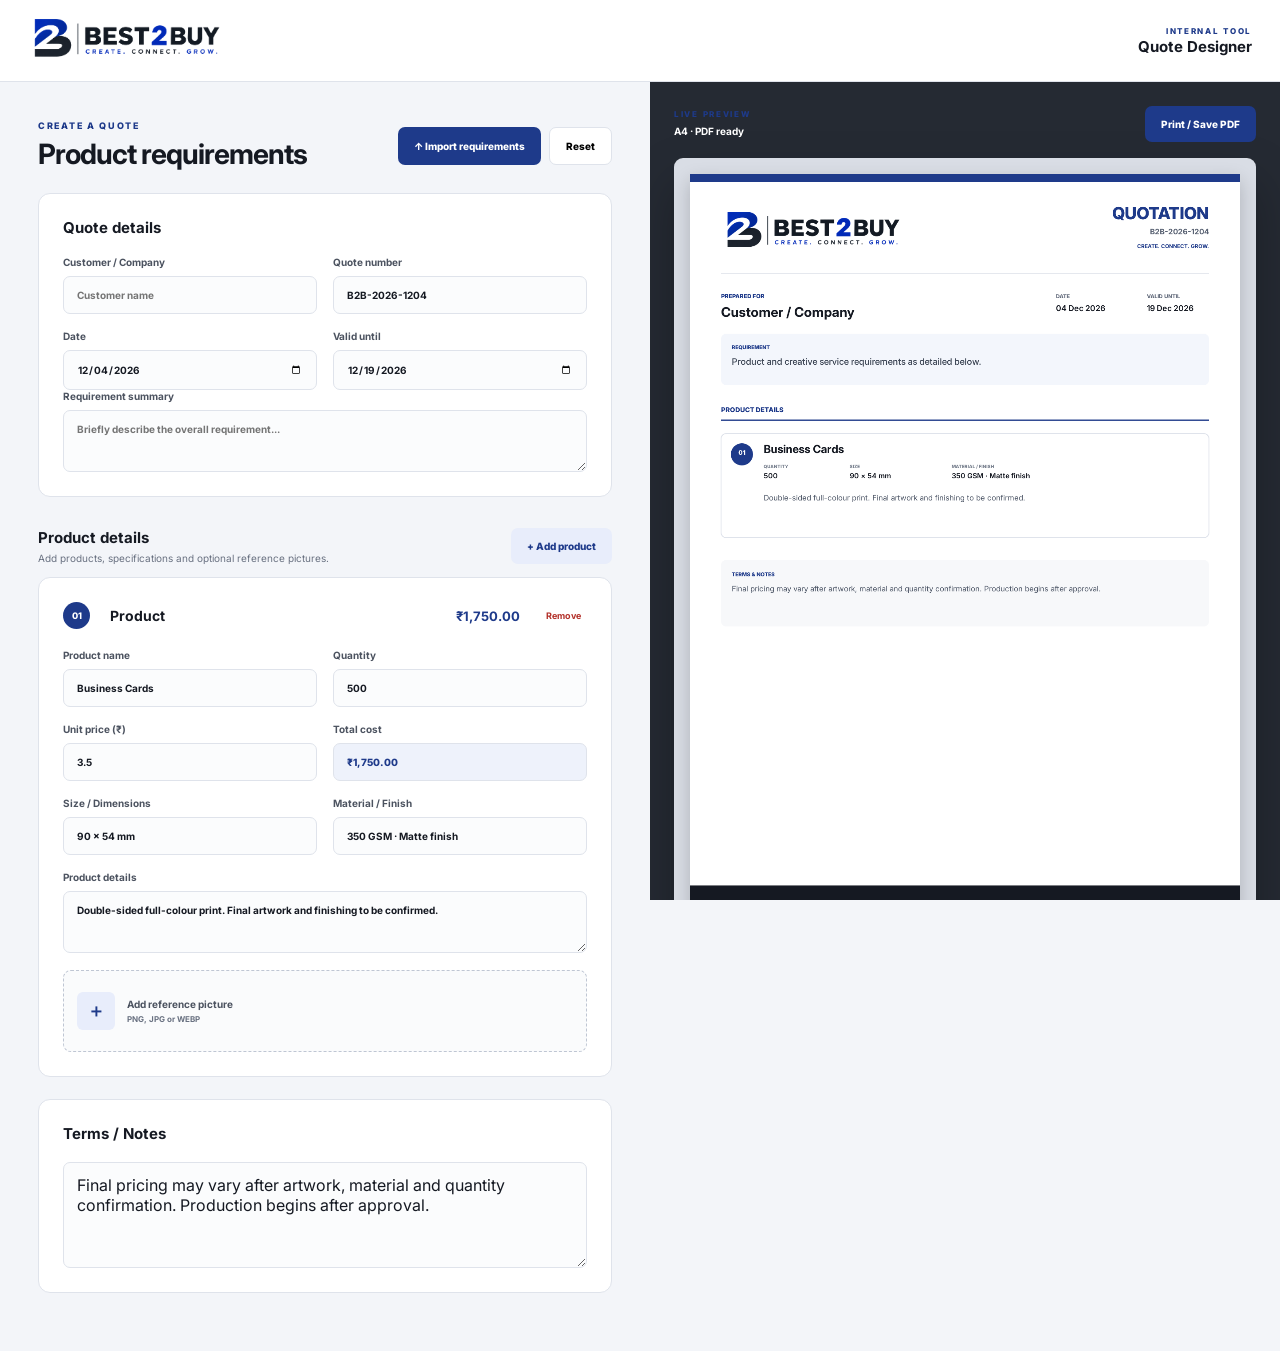
<file: quotes.html>
<!doctype html>
<html lang="en"><head>
  <meta charset="utf-8"><meta name="viewport" content="width=device-width,initial-scale=1">
  <title>Quote Designer | Best2Buy</title>
  <meta name="robots" content="noindex,nofollow"><meta name="theme-color" content="#1e3a8a">
  <link rel="preconnect" href="https://fonts.googleapis.com"><link rel="preconnect" href="https://fonts.gstatic.com" crossorigin>
  <link href="https://fonts.googleapis.com/css2?family=Inter:wght@400;500;600;700;800&amp;display=swap" rel="stylesheet">
  <link rel="stylesheet" href="quotes.css">
  <link rel="stylesheet" href="quote-print.css">
</head><body>
  <header class="app-header"><a href="index.html" aria-label="Best2Buy home"><img src="Logo 1.png" alt="Best2Buy — Create. Connect. Grow."></a><div><span>INTERNAL TOOL</span><strong>Quote Designer</strong></div></header>
  <main class="workspace">
    <section class="editor" aria-labelledby="editor-title">
      <div class="editor-heading"><div><p class="eyebrow">CREATE A QUOTE</p><h1 id="editor-title">Product requirements</h1></div><div class="heading-actions"><button class="button import" id="open-import" type="button">↑ Import requirements</button><button class="button ghost" id="reset-button" type="button">Reset</button></div></div>
      <div class="panel">
        <h2>Quote details</h2>
        <div class="fields two"><label>Customer / Company<input id="customer" type="text" placeholder="Customer name"></label><label>Quote number<input id="quote-number" type="text"></label><label>Date<input id="quote-date" type="date"></label><label>Valid until<input id="valid-until" type="date"></label></div>
        <label>Requirement summary<textarea id="summary" rows="3" placeholder="Briefly describe the overall requirement..."></textarea></label>
      </div>
      <div class="items-heading"><div><h2>Product details</h2><p>Add products, specifications and optional reference pictures.</p></div><button class="button add" id="add-item" type="button">+ Add product</button></div>
      <div id="items" class="items"></div>
      <div class="panel notes-panel"><h2>Terms / Notes</h2><textarea id="terms" rows="4" placeholder="Production time, delivery, payment terms or other notes...">Final pricing may vary after artwork, material and quantity confirmation. Production begins after approval.</textarea></div>
      <button class="button download mobile-download" id="download-mobile" type="button">Print / Save PDF</button>
    </section>
    <aside class="preview-panel"><div class="preview-toolbar"><div><span>LIVE PREVIEW</span><b>A4 · PDF ready</b></div><button class="button download" id="download" type="button">Print / Save PDF</button></div><div class="canvas-shell"><canvas id="quote-canvas" width="1240" height="1754" aria-label="Live preview of quotation"></canvas></div><p class="privacy">Reference images stay on this device and are only added to your saved quotation.</p></aside>
  </main>
  <dialog id="import-dialog" class="import-dialog"><form method="dialog" class="import-box"><div class="import-head"><div><p class="eyebrow">SMART IMPORT</p><h2>Import requirements</h2><p>Paste structured text or upload XML, JSON, CSV or TXT. The quote will update after review.</p></div><button class="dialog-close" value="cancel" aria-label="Close import window">×</button></div><div class="import-tabs" role="tablist"><button type="button" class="tab active" data-tab="paste">Paste text / code</button><button type="button" class="tab" data-tab="file">Upload file</button></div><section class="tab-panel active" data-panel="paste"><label>Requirements text<textarea id="import-text" rows="14" placeholder="Customer: ABC Traders&#10;Summary: Business card printing&#10;&#10;Product: Premium Business Cards&#10;Qty: 500&#10;Price: 3.50&#10;Size: 90 × 54 mm&#10;Material: 350 GSM matte&#10;Details: Double-sided, full colour"></textarea></label></section><section class="tab-panel" data-panel="file"><label class="file-drop"><input id="requirements-file" type="file" accept=".xml,.json,.csv,.txt,text/plain,text/csv,application/json,application/xml,text/xml"><span>↑</span><b>Choose a requirements file</b><small>XML, JSON, CSV or TXT · processed locally</small></label><p id="selected-file">No file selected</p></section><div class="import-help"><b>Recognised fields</b><span>Customer, summary, quote number, product, quantity/qty, unit price/price/rate, size, material/finish and details/description.</span></div><p id="import-status" role="status" aria-live="polite"></p><div class="import-actions"><button class="button ghost" value="cancel">Cancel</button><button class="button download" id="analyse-import" type="button">Analyse &amp; update quote</button></div></form></dialog>
  <template id="item-template"><article class="item-card"><div class="item-title"><span class="item-number"></span><h3>Product</h3><strong class="line-total">₹0.00</strong><button class="remove-item" type="button" aria-label="Remove product">Remove</button></div><div class="fields two"><label>Product name<input data-field="name" type="text" placeholder="e.g. Business Cards"></label><label>Quantity<input data-field="qty" type="number" min="0" step="1" value="1" placeholder="1"></label><label>Unit price (₹)<input data-field="price" type="number" min="0" step="0.01" placeholder="0.00"></label><label>Total cost<input data-field="total" type="text" value="₹0.00" readonly></label><label>Size / Dimensions<input data-field="size" type="text" placeholder="e.g. 90 × 54 mm"></label><label>Material / Finish<input data-field="material" type="text" placeholder="e.g. 350 GSM, matte laminated"></label><label class="full">Product details<textarea data-field="details" rows="3" placeholder="Colours, sides, customisation, finishing and other specifications..."></textarea></label></div><label class="upload-zone"><input data-field="image" type="file" accept="image/png,image/jpeg,image/webp"><span class="upload-icon">＋</span><span><b>Add reference picture</b><small>PNG, JPG or WEBP</small></span><img class="image-preview" alt="Uploaded reference preview"><button class="clear-image" type="button">Remove image</button></label></article></template>
  <script src="quotes.js" defer></script>
</body></html>
</file>
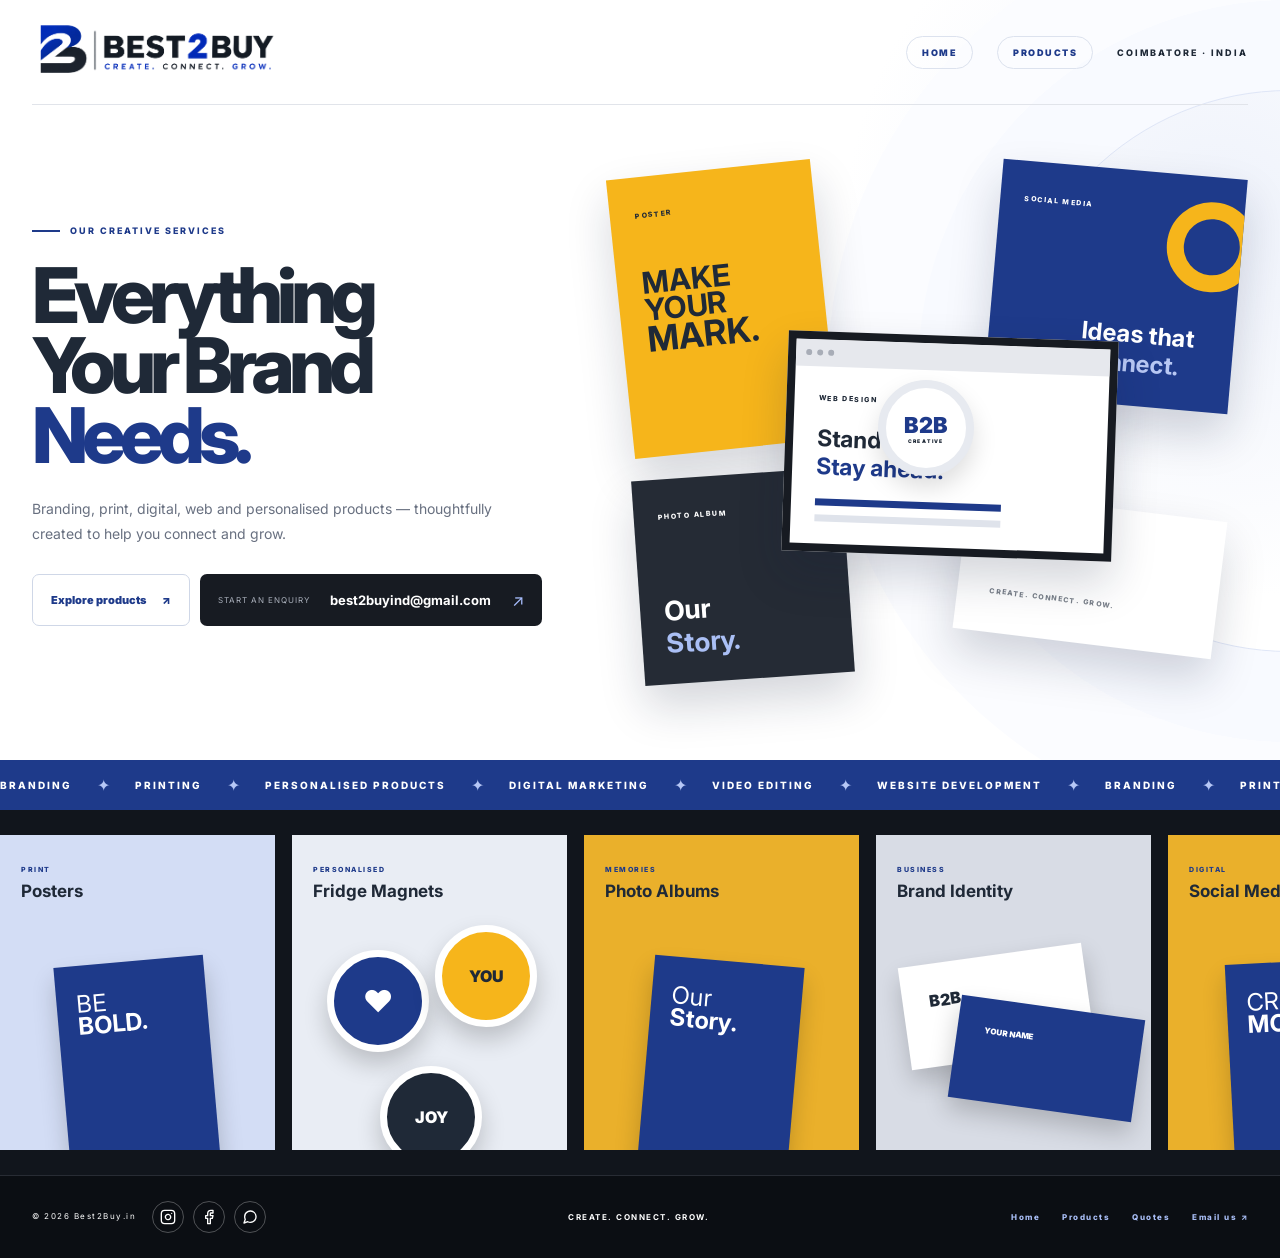
<file: services.html>
<!doctype html>
<html lang="en"><head>
<!-- Google tag (gtag.js) - Google Analytics -->
<script async src="https://www.googletagmanager.com/gtag/js?id=G-1HXS251PCG"></script>
<script>
  window.dataLayer = window.dataLayer || [];
  function gtag(){dataLayer.push(arguments);}
  gtag('js', new Date());
  gtag('config', 'G-1HXS251PCG');
</script>

<meta charset="utf-8"><meta name="viewport" content="width=device-width,initial-scale=1">
<title>Our Services | Best2Buy</title>
<meta name="description" content="Everything your brand needs—branding, printing, personalised products, digital marketing, video and web. Best2Buy is coming soon.">
<meta name="theme-color" content="#1e3a8a"><link rel="canonical" href="https://best2buy.in/">
<meta property="og:title" content="Best2Buy — Create. Connect. Grow."><meta property="og:description" content="A new Best2Buy experience is coming soon.">
<link rel="preconnect" href="https://fonts.googleapis.com"><link rel="preconnect" href="https://fonts.gstatic.com" crossorigin><link href="https://fonts.googleapis.com/css2?family=Inter:wght@400;500;600;700;800;900&amp;display=swap" rel="stylesheet"><link rel="stylesheet" href="style.css">
</head><body>
<main>
  <section class="poster" id="top">
    <header class="topbar wrap"><a href="index.html" aria-label="Best2Buy home"><img class="logo" src="Logo%201.png" alt="Best2Buy — Create. Connect. Grow." width="520" height="210"></a><nav class="top-nav" aria-label="Main navigation"><a href="index.html">Home</a><a href="products.html">Products</a><span>COIMBATORE · INDIA</span></nav></header>
    <div class="hero wrap">
      <div class="copy">
        <p class="eyebrow"><i></i>Our creative services</p>
        <h1>Everything<br>Your Brand<br><em>Needs.</em></h1>
        <p class="intro">Branding, print, digital, web and personalised products — thoughtfully created to help you connect and grow.</p>
        <div class="hero-actions"><a class="products-button" href="products.html">Explore products <i>↗</i></a><a class="email" href="mailto:best2buyind@gmail.com"><small>START AN ENQUIRY</small><b>best2buyind@gmail.com</b><i>↗</i></a></div>
      </div>
      <div class="stack" aria-label="Creative work gallery preview">
        <article class="art poster-art"><small>POSTER</small><strong>MAKE<br>YOUR<br><em>MARK.</em></strong></article>
        <article class="art social-art"><small>SOCIAL MEDIA</small><i></i><strong>Ideas that<br><em>connect.</em></strong></article>
        <article class="art web-art"><div class="browser"><i></i><i></i><i></i></div><small>WEB DESIGN</small><strong>Stand out.<br><em>Stay ahead.</em></strong><span></span></article>
        <article class="art album-art"><small>PHOTO ALBUM</small><strong>Our<br><em>Story.</em></strong></article>
        <article class="art card-art"><strong>BEST<span>2</span>BUY</strong><small>CREATE. CONNECT. GROW.</small></article>
        <div class="roundel">B2B<small>CREATIVE</small></div>
      </div>
    </div>
  </section>

  <section class="service-marquee" aria-label="Our services"><div class="services">
    <span>BRANDING</span><i>✦</i><span>PRINTING</span><i>✦</i><span>PERSONALISED PRODUCTS</span><i>✦</i><span>DIGITAL MARKETING</span><i>✦</i><span>VIDEO EDITING</span><i>✦</i><span>WEBSITE DEVELOPMENT</span><i>✦</i>
    <span>BRANDING</span><i>✦</i><span>PRINTING</span><i>✦</i><span>PERSONALISED PRODUCTS</span><i>✦</i><span>DIGITAL MARKETING</span><i>✦</i><span>VIDEO EDITING</span><i>✦</i><span>WEBSITE DEVELOPMENT</span><i>✦</i>
  </div></section>

  <section class="gallery" aria-label="Products and creative solutions"><div class="gallery-track">
    <article class="gallery-card blue"><small>PRINT</small><h2>Posters</h2><div class="mini-poster">BE<br><b>BOLD.</b></div></article>
    <article class="gallery-card pale"><small>PERSONALISED</small><h2>Fridge Magnets</h2><div class="magnets"><i>♥</i><i>YOU</i><i>JOY</i></div></article>
    <article class="gallery-card gold"><small>MEMORIES</small><h2>Photo Albums</h2><div class="album">Our<br><b>Story.</b></div></article>
    <article class="gallery-card grey"><small>BUSINESS</small><h2>Brand Identity</h2><div class="cards"><i>B2B</i><i>YOUR NAME</i></div></article>
    <article class="gallery-card gold"><small>DIGITAL</small><h2>Social Media</h2><div class="social">CREATE<br><b>MORE.</b></div></article>
    <article class="gallery-card pale"><small>WEB</small><h2>Websites</h2><div class="mini-web"><i></i><b>Made to<br>connect.</b></div></article>
    <article class="gallery-card blue"><small>PRINT</small><h2>Posters</h2><div class="mini-poster">BE<br><b>BOLD.</b></div></article>
    <article class="gallery-card pale"><small>PERSONALISED</small><h2>Fridge Magnets</h2><div class="magnets"><i>♥</i><i>YOU</i><i>JOY</i></div></article>
    <article class="gallery-card gold"><small>MEMORIES</small><h2>Photo Albums</h2><div class="album">Our<br><b>Story.</b></div></article>
    <article class="gallery-card grey"><small>BUSINESS</small><h2>Brand Identity</h2><div class="cards"><i>B2B</i><i>YOUR NAME</i></div></article>
    <article class="gallery-card gold"><small>DIGITAL</small><h2>Social Media</h2><div class="social">CREATE<br><b>MORE.</b></div></article>
    <article class="gallery-card pale"><small>WEB</small><h2>Websites</h2><div class="mini-web"><i></i><b>Made to<br>connect.</b></div></article>
  </div></section>
  <footer><div class="wrap"><span>© 2026 Best2Buy.in</span><b>CREATE. CONNECT. GROW.</b><span class="footer-links"><a href="index.html">Home</a><a href="products.html">Products</a><a href="quotes.html">Quotes</a><a href="mailto:best2buyind@gmail.com">Email us ↗</a></span></div></footer>
</main>
<script src="site-config.js"></script></body></html>
</file>
<file: style.css>
:root{--blue:#1e3a8a;--ink:#1f2937;--yellow:#f6b51b;--pale:#e8edf7}*{box-sizing:border-box}body{margin:0;font-family:Inter,Arial,sans-serif;color:var(--ink);overflow-x:hidden;background:#fff}a{color:inherit;text-decoration:none}.wrap{width:min(1230px,calc(100% - 64px));margin:auto}.poster{min-height:760px;overflow:hidden;position:relative;background:radial-gradient(circle at 95% 30%,#eef2fb 0,transparent 28%),#fff}.poster:after{content:"";position:absolute;width:560px;height:560px;border-radius:50%;right:-290px;top:90px;border:1px solid #dfe6f7;box-shadow:0 0 0 90px #f8faff,0 0 0 180px #fbfcff}.topbar{height:105px;border-bottom:1px solid #e1e4ea;display:flex;align-items:center;justify-content:space-between;position:relative;z-index:2}.logo{width:300px;height:82px;object-fit:contain;object-position:left center}.topbar span{font-size:9px;font-weight:800;letter-spacing:2px}.hero{min-height:655px;padding:42px 0 65px;display:grid;grid-template-columns:.9fr 1.1fr;gap:75px;align-items:center;position:relative;z-index:2}.eyebrow{display:flex;align-items:center;gap:10px;font-size:9px;letter-spacing:2px;font-weight:800;color:var(--blue);text-transform:uppercase}.eyebrow i{width:28px;height:2px;background:var(--blue)}h1{font-size:clamp(60px,6vw,88px);line-height:.91;letter-spacing:-6px;margin:25px 0;font-weight:800}h1 em{font-style:normal;color:var(--blue)}.intro{max-width:510px;color:#687080;font-size:14px;line-height:1.8}.email{display:grid;grid-template-columns:auto 1fr auto;align-items:center;gap:20px;max-width:510px;background:#171b22;color:#fff;padding:16px 18px;border-radius:7px;margin-top:28px;transition:.25s}.email:hover{background:var(--blue);transform:translateY(-2px)}.email small{color:#aab0bb;font-size:8px;letter-spacing:1px}.email b{font-size:13px}.email i{color:#a9bfff;font-style:normal}.stack{position:relative;height:515px;perspective:800px}.art{position:absolute;overflow:hidden;box-shadow:0 22px 45px rgba(17,30,55,.18);transition:.4s}.art:hover{z-index:20!important;transform:rotate(0) translateY(-6px)!important}.art small{font-size:7px;letter-spacing:1.5px;font-weight:800}.poster-art{left:0;top:5px;width:205px;height:280px;padding:25px;background:var(--yellow);transform:rotate(-6deg);z-index:3}.poster-art strong{display:block;font-size:30px;line-height:.9;margin-top:48px}.poster-art em{font-style:normal;font-size:35px}.social-art{right:10px;top:5px;width:245px;height:235px;background:var(--blue);color:#fff;padding:24px;transform:rotate(5deg);z-index:2}.social-art>i{position:absolute;width:90px;height:90px;border:17px solid var(--yellow);border-radius:50%;right:-15px;top:25px}.social-art strong{position:absolute;bottom:28px;font-size:24px}.social-art em{font-style:normal;color:#b8c8f4}.web-art{left:165px;top:172px;width:330px;height:220px;background:#fff;border:8px solid #171b22;padding:45px 24px 18px;transform:rotate(2deg);z-index:6}.browser{position:absolute;top:0;left:0;right:0;height:27px;background:#e6e8ed;padding:10px;display:flex;gap:5px}.browser i{width:6px;height:6px;border-radius:50%;background:#a8adb7}.web-art strong{display:block;font-size:23px;margin-top:20px}.web-art strong em{font-style:normal;color:var(--blue)}.web-art>span{display:block;width:70%;height:7px;background:var(--blue);margin-top:18px;box-shadow:0 16px 0 #dfe3eb}.album-art{left:18px;bottom:0;width:210px;height:205px;background:#252b35;color:#fff;padding:24px;transform:rotate(-4deg);z-index:3}.album-art strong{display:block;position:absolute;bottom:24px;font-size:27px}.album-art em{font-style:normal;color:#aabff5}.card-art{right:28px;bottom:35px;width:260px;height:138px;background:#fff;padding:32px;transform:rotate(7deg);z-index:5}.card-art strong{font-size:21px}.card-art strong span{color:var(--blue)}.card-art small{display:block;color:#7a808a;margin-top:35px}.roundel{position:absolute;left:41%;top:42%;width:96px;height:96px;border-radius:50%;background:#fff;border:8px solid #e7eaf0;box-shadow:0 12px 25px #0002;color:var(--blue);font-size:22px;font-weight:900;display:grid;place-content:center;text-align:center;z-index:10}.roundel small{font-size:5px;letter-spacing:1.4px;color:var(--ink)}.service-marquee{overflow:hidden;background:var(--blue);color:#fff}.services{display:flex;align-items:center;width:max-content;padding:15px 0;animation:moveLeft 31s linear infinite}.services span{font-size:10px;letter-spacing:2px;font-weight:800}.services i{font-style:normal;margin:0 25px;color:#b6c7f6}.gallery{overflow:hidden;background:#11151c;padding:25px 0}.gallery-track{display:flex;gap:17px;width:max-content;animation:moveRight 40s linear infinite}.gallery-card{width:275px;height:315px;flex:none;padding:21px;position:relative;overflow:hidden;background:#fff}.gallery-card>small{font-size:7px;letter-spacing:1.5px;font-weight:800;color:var(--blue)}.gallery-card h2{font-size:17px;margin:5px 0}.blue{background:#d3ddf5}.pale{background:#e9edf4}.gold{background:#eab02b}.grey{background:#d8dce5}.mini-poster,.album,.social{position:absolute;left:62px;bottom:-16px;width:150px;height:205px;background:var(--blue);color:#fff;padding:28px 20px;font-size:24px;line-height:.9;transform:rotate(-5deg);box-shadow:0 14px 25px #0003}.album{transform:rotate(5deg)}.social{transform:rotate(-3deg)}.magnets i{position:absolute;width:102px;height:102px;border-radius:50%;border:7px solid white;box-shadow:0 12px 25px #0003;display:grid;place-content:center;font-style:normal;font-weight:900}.magnets i:nth-child(1){left:35px;top:115px;background:var(--blue);color:#fff;font-size:30px}.magnets i:nth-child(2){right:30px;top:90px;background:var(--yellow)}.magnets i:nth-child(3){left:88px;bottom:-18px;background:#1f2937;color:#fff}.cards i{position:absolute;width:185px;height:103px;left:28px;top:120px;background:#fff;padding:27px;font-style:normal;font-weight:900;box-shadow:0 12px 25px #0003;transform:rotate(-8deg)}.cards i+i{left:78px;top:172px;background:var(--blue);color:#fff;transform:rotate(8deg);font-size:8px}.mini-web{position:absolute;width:215px;height:155px;left:30px;bottom:25px;background:#fff;border:7px solid #1b2028;padding:43px 20px;transform:rotate(4deg);box-shadow:0 12px 25px #0003}.mini-web i{position:absolute;top:0;left:0;right:0;height:23px;background:#e2e5eb}.mini-web b{font-size:20px}footer{background:#0b0e13;color:#fff;border-top:1px solid #282c34}footer .wrap{min-height:82px;display:flex;align-items:center;justify-content:space-between;font-size:8px;letter-spacing:1.5px}footer a{color:#a8bdf5;font-weight:800}@keyframes moveLeft{to{transform:translateX(-50%)}}@keyframes moveRight{from{transform:translateX(-50%)}to{transform:translateX(0)}}
@media(max-width:900px){.hero{grid-template-columns:1fr;padding-top:60px}.copy{text-align:center}.eyebrow{justify-content:center}.intro,.email{margin-left:auto;margin-right:auto}.stack{width:min(600px,100%);margin:auto}.poster:after{display:none}}
@media(max-width:600px){.wrap{width:calc(100% - 30px)}.topbar{height:82px}.logo{width:225px;height:68px}.topbar span{font-size:6px}.hero{padding:42px 0 30px;gap:20px}h1{font-size:clamp(54px,17vw,72px);letter-spacing:-4px}.eyebrow{font-size:7px}.intro{font-size:12px}.email{grid-template-columns:1fr auto;text-align:left}.email small{display:none}.email b{font-size:11px}.stack{height:390px;width:470px;left:50%;margin-left:-235px;transform:scale(.76)}.gallery-card{width:230px;height:280px}footer .wrap{padding:22px 0;min-height:110px;flex-direction:column;justify-content:center;gap:10px}}
@media(prefers-reduced-motion:reduce){*{animation-duration:.01ms!important;animation-iteration-count:1!important;transition:none!important}}
.footer-links{display:flex;gap:22px;align-items:center}
.top-nav{display:flex;align-items:center;gap:24px}.top-nav a{padding:10px 15px;border:1px solid #dce2ee;border-radius:999px;color:var(--blue);font-size:9px;font-weight:900;letter-spacing:1.5px;text-transform:uppercase;transition:.2s}.top-nav a:hover{background:var(--blue);color:#fff}.hero-actions{display:flex;align-items:stretch;gap:10px;max-width:510px;margin-top:28px}.hero-actions .email{flex:1;margin-top:0}.products-button{display:flex;align-items:center;gap:16px;padding:15px 18px;border:1px solid #cfd7e7;border-radius:7px;color:var(--blue);font-size:11px;font-weight:900;white-space:nowrap}.products-button i{font-style:normal}.products-button:hover{border-color:var(--blue);background:#eef3ff}
@media(max-width:600px){.top-nav{gap:8px}.top-nav span{display:none}.hero-actions{display:grid}.products-button{justify-content:space-between}.hero-actions .email{max-width:none}}
</file>
<file: contact.css>
.contact-hero{min-height:calc(100vh - 82px);position:relative;overflow:hidden;background:radial-gradient(circle at 93% 30%,#eef2fb 0,transparent 28%),#fff}.contact-hero:after{content:"";position:absolute;width:500px;height:500px;border-radius:50%;right:-280px;top:140px;border:1px solid #dfe6f7;box-shadow:0 0 0 75px #f8faff,0 0 0 150px #fbfcff;pointer-events:none}.contact-hero .topbar{z-index:1}.contact-layout{position:relative;z-index:1;display:grid;grid-template-columns:.9fr 1.1fr;gap:clamp(45px,8vw,110px);align-items:center;padding-top:75px;padding-bottom:90px}.contact-copy h1{font-size:clamp(54px,6vw,82px);line-height:.98;letter-spacing:-5px;margin:25px 0}.contact-copy h1 em{font-style:normal;color:var(--blue)}.contact-copy .intro{max-width:420px}.contact-email{display:grid;grid-template-columns:1fr auto;gap:7px 15px;align-items:center;max-width:410px;margin-top:32px;padding:18px 20px;border-radius:7px;background:#171b22;color:#fff;transition:.2s}.contact-email:hover{background:var(--blue);transform:translateY(-2px)}.contact-email span{grid-column:1/-1;color:#aab0bb;font-size:8px;letter-spacing:1.5px;font-weight:800}.contact-email b{font-size:13px}.contact-email i{font-style:normal;color:#a9bfff}.contact-location{margin-top:25px;color:#747d8d;font-size:9px;font-weight:800;letter-spacing:2px}.contact-card{padding:clamp(25px,4vw,44px);border:1px solid #e3e7ef;border-radius:12px;background:#fff;box-shadow:0 24px 65px rgba(29,47,83,.09)}.contact-card .eyebrow{margin-top:0}.contact-card h2{margin:15px 0 26px;color:#1f2937;font-size:27px;letter-spacing:-1px}.field-row{display:grid;grid-template-columns:1fr 1fr;gap:16px}.field{display:grid;gap:8px;margin-bottom:18px}.field label{font-size:11px;font-weight:700;color:#343c4a}.field input,.field select,.field textarea{width:100%;border:1px solid #dce1ea;border-radius:6px;background:#fff;padding:12px 13px;color:#1f2937;font:inherit;font-size:12px;outline:none;transition:border-color .2s,box-shadow .2s}.field textarea{resize:vertical;min-height:120px;line-height:1.6}.field input:focus,.field select:focus,.field textarea:focus{border-color:var(--blue);box-shadow:0 0 0 3px rgba(30,58,138,.1)}.field input::placeholder,.field textarea::placeholder{color:#9aa1ad}.contact-actions{display:flex;flex-wrap:wrap;gap:10px}.contact-actions button{display:flex;justify-content:space-between;align-items:center;gap:20px;border:0;border-radius:6px;padding:14px 17px;font:inherit;font-size:11px;font-weight:800;cursor:pointer;transition:transform .2s,background .2s}.contact-actions button:hover{transform:translateY(-2px)}.send-email{flex:1;background:var(--blue);color:#fff}.send-email:hover{background:#142d70}.send-whatsapp{background:#edf2e8;color:#285b31}.send-whatsapp:hover{background:#e2ecd9}.form-note{margin:15px 0 0;color:#7a8290;font-size:10px;line-height:1.6}.form-result{margin-top:14px;font-size:12px;line-height:1.5;font-weight:600;display:none}.form-result:not(:empty){display:block}.form-result.success{color:#15803d;background:#f0fdf4;border:1px solid #bbf7d0;padding:10px 14px;border-radius:6px}.form-result.error{color:#b91c1c;background:#fef2f2;border:1px solid #fecaca;padding:10px 14px;border-radius:6px}footer{position:relative;z-index:1}
@media(max-width:900px){.contact-layout{grid-template-columns:1fr;gap:42px;padding-top:55px;padding-bottom:60px}.contact-copy{text-align:center}.contact-copy .eyebrow{justify-content:center}.contact-copy .intro,.contact-email{margin-left:auto;margin-right:auto}.contact-location{margin-bottom:0}.contact-card{max-width:650px;width:100%;margin:auto}}
@media(max-width:600px){.contact-hero{min-height:0}.contact-layout{padding-top:40px;padding-bottom:45px;gap:32px}.contact-copy h1{font-size:clamp(50px,15vw,68px);letter-spacing:-3px}.contact-copy .intro{font-size:12px}.contact-card{padding:24px 19px}.contact-card h2{font-size:23px}.field-row{grid-template-columns:1fr;gap:0}.contact-actions{display:grid}.contact-actions button{width:100%}.top-nav a{padding:8px 10px;font-size:8px;letter-spacing:1px}}
</file>
<file: fridge-magnets.css>
:root{--blue:#1e3a8a;--blue2:#294db7;--ink:#171b22;--muted:#687080;--line:#dfe3eb;--soft:#f5f7fb;--yellow:#f6b51b;--green:#1f9d62}*{box-sizing:border-box}html{scroll-behavior:smooth}body{margin:0;font-family:Inter,Arial,sans-serif;color:var(--ink);background:#fff}a{color:inherit;text-decoration:none}button,input{font:inherit}.wrap{width:min(1230px,calc(100% - 64px));margin:auto}.site-header{background:#fff;border-bottom:1px solid var(--line);position:sticky;top:0;z-index:30}.header-inner{height:96px;display:flex;align-items:center;justify-content:space-between}.brand img{width:285px;height:78px;object-fit:contain;object-position:left center}.header-note{text-align:right}.header-note span{display:block;font-size:8px;letter-spacing:1.8px;color:var(--blue);font-weight:900}.header-note strong{font-size:12px}.product-hero{display:grid;grid-template-columns:minmax(0,1fr) minmax(480px,.92fr);gap:70px;padding-top:56px;padding-bottom:80px}.gallery-column{min-width:0;align-self:start}
@media(min-width:951px) and (min-height:900px){.gallery-column{position:sticky;top:126px}}.gallery-stage{aspect-ratio:4/5;overflow:hidden;background:var(--soft);border-radius:4px}.gallery-stage img{width:100%;height:100%;object-fit:cover;display:block;transition:opacity .2s}.gallery-strip{display:grid;grid-template-columns:repeat(4,1fr);gap:12px;margin-top:13px}.thumb{border:2px solid transparent;padding:0;background:#fff;aspect-ratio:1;overflow:hidden;cursor:pointer;border-radius:3px}.thumb.active{border-color:var(--blue)}.thumb img{width:100%;height:100%;object-fit:cover;display:block}.gallery-hint{text-align:center;color:#8a919e;font-size:9px;margin:12px 0}.eyebrow{display:flex;align-items:center;gap:10px;font-size:9px;letter-spacing:1.8px;font-weight:900;color:var(--blue);margin:0}.eyebrow i{width:28px;height:2px;background:currentColor}.product-info h1{font-size:clamp(46px,5vw,70px);line-height:.93;letter-spacing:-4px;margin:22px 0}.product-info h1 em{font-style:normal;color:var(--blue)}.lead{color:var(--muted);line-height:1.75;font-size:13px;max-width:570px}.feature-row{display:flex;gap:9px;flex-wrap:wrap;margin:24px 0}.feature-row span{background:#eef2fb;color:#4a5364;padding:9px 11px;border-radius:4px;font-size:9px}.feature-row b{color:var(--blue)}.order-card{border:1px solid var(--line);box-shadow:0 16px 40px #14224a12;padding:28px;margin-top:27px}fieldset{border:0;padding:0;margin:0 0 27px}legend{font-size:12px;font-weight:800;margin-bottom:13px}legend span{display:inline-grid;place-items:center;width:26px;height:26px;border-radius:50%;background:var(--blue);color:#fff;font-size:8px;margin-right:8px}.size-grid{display:grid;grid-template-columns:repeat(3,1fr);gap:8px}.size-grid label,.delivery-grid label{cursor:pointer}.size-grid input,.delivery-grid input{position:absolute;opacity:0;pointer-events:none}.size-grid label span{display:flex;align-items:center;justify-content:center;flex-direction:column;min-height:66px;border:1px solid var(--line);background:#fff}.size-grid label b{font-size:14px}.size-grid label small{font-size:8px;color:var(--muted);margin-top:3px}.size-grid input:checked+span{background:var(--blue);border-color:var(--blue);color:#fff}.size-grid input:checked+span small{color:#c5d1f2}.qty-presets{display:grid;grid-template-columns:repeat(5,1fr);gap:7px}.qty-presets button{height:42px;border:1px solid var(--line);background:#fff;font-size:10px;font-weight:800;cursor:pointer}.qty-presets button.active{background:#171b22;color:#fff;border-color:#171b22}.manual-qty{font-size:9px;color:var(--muted);font-weight:700;display:block;margin-top:11px}.manual-qty input,.customer-grid input{display:block;width:100%;border:1px solid var(--line);padding:12px;margin-top:7px;outline:none}.manual-qty input:focus,.customer-grid input:focus{border-color:var(--blue);box-shadow:0 0 0 3px #1e3a8a12}.delivery-grid{display:grid;grid-template-columns:1fr 1fr;gap:8px}.delivery-grid label span{display:block;min-height:70px;border:1px solid var(--line);padding:14px}.delivery-grid b,.delivery-grid small{display:block}.delivery-grid b{font-size:10px}.delivery-grid small{font-size:8px;line-height:1.4;color:var(--muted);margin-top:5px}.delivery-grid input:checked+span{border-color:var(--blue);background:#f2f5fc;box-shadow:inset 3px 0 var(--blue)}.customer-grid{display:grid;grid-template-columns:1fr 1fr;gap:10px;margin-bottom:18px}.customer-grid label{font-size:9px;font-weight:700;color:#555d6b}.order-summary{background:#f4f6fa;padding:17px}.order-summary small{font-size:7px;letter-spacing:1.3px;color:var(--blue);font-weight:900}.order-summary strong{display:block;font-size:14px;margin-top:5px}.shipping-status{border-top:1px solid #dde1e9;margin-top:13px;padding-top:13px}.shipping-status span{display:inline-block;color:#fff;background:var(--green);font-size:7px;font-weight:900;letter-spacing:1px;padding:5px 7px;border-radius:3px}.shipping-status span.charge{background:#a56a00}.shipping-status p{font-size:9px;color:#616977;line-height:1.5;margin:7px 0 0}.price-note{font-size:8px;color:#777f8d;line-height:1.5}.whatsapp{width:100%;border:0;background:#171b22;color:#fff;padding:17px 18px;display:flex;align-items:center;justify-content:space-between;font-weight:800;font-size:12px;cursor:pointer;transition:.2s}.whatsapp:hover{background:var(--blue);transform:translateY(-1px)}.whatsapp b{color:#a8bbef;font-size:18px}.form-status{min-height:18px;color:#b02c26;font-size:9px;margin:8px 0 0}.details-section{background:var(--blue);color:#fff;padding:75px 0}.details-grid{display:grid;grid-template-columns:.75fr 1.25fr;gap:90px}.eyebrow.light{color:#bfcdf5}.details-section h2{font-size:52px;line-height:.98;letter-spacing:-3px;margin:24px 0}.details-section ol{list-style:none;padding:0;margin:0}.details-section li{display:grid;grid-template-columns:48px 1fr;gap:20px;padding:19px 0;border-bottom:1px solid #ffffff25}.details-section li>span{color:#b9c9f5;font-size:10px;font-weight:900}.details-section li b{font-size:16px}.details-section li p{color:#c5cee4;font-size:11px;line-height:1.6;margin:5px 0 0}footer{background:#0b0e13;color:#fff;border-top:1px solid #282c34}footer .wrap{min-height:82px;display:flex;align-items:center;justify-content:space-between;font-size:8px;letter-spacing:1.5px}.footer-links{display:flex;gap:22px}.footer-links a{color:#a8bdf5;font-weight:800}@media(max-width:950px){.product-hero{grid-template-columns:1fr;gap:40px}.gallery-column{position:static}.gallery-column{width:100%;max-width:576px;margin-left:auto;margin-right:auto}.details-grid{grid-template-columns:1fr;gap:30px}}@media(max-width:600px){.wrap{width:calc(100% - 30px)}.header-inner{height:78px}.brand img{width:215px;height:64px}.header-note{display:none}.product-hero{padding-top:22px;padding-bottom:50px}.gallery-strip{display:flex;overflow-x:auto;scroll-snap-type:x mandatory;padding-bottom:4px}.thumb{min-width:92px;scroll-snap-align:start}.product-info h1{font-size:50px;letter-spacing:-3px}.order-card{padding:20px 15px;margin-left:-1px;margin-right:-1px}.size-grid{grid-template-columns:repeat(2,1fr)}.qty-presets{grid-template-columns:repeat(5,1fr)}.delivery-grid,.customer-grid{grid-template-columns:1fr}.details-section{padding:55px 0}.details-section h2{font-size:42px}footer .wrap{min-height:112px;flex-direction:column;justify-content:center;gap:10px}}
</file>
<file: fridge-magnets-enhancements.css>
.size-grid{grid-template-columns:repeat(4,minmax(0,1fr))}.qty-presets{grid-template-columns:repeat(8,minmax(0,1fr))}.location-grid{display:grid;grid-template-columns:repeat(3,minmax(0,1fr));gap:10px}.location-grid label{cursor:pointer}.location-grid input{position:absolute;opacity:0;pointer-events:none}.location-grid span{display:flex;min-height:72px;flex-direction:column;justify-content:center;padding:12px 14px;border:1px solid #d7dce6;border-radius:12px;background:#fff;transition:.2s}.location-grid input:checked+span{border-color:#24469b;background:#eef3ff;box-shadow:0 0 0 2px rgba(36,70,155,.1)}.location-grid small{margin-top:4px;color:#70798d}.conditional-fieldset[hidden]{display:none}.mockup-layout{display:grid;grid-template-columns:210px 1fr;gap:24px;align-items:center}.mockup-stage{position:relative;display:grid;place-items:center;min-height:210px;overflow:hidden;border-radius:18px;background:linear-gradient(120deg,#e8ebef,#fff 46%,#d8dde3);box-shadow:inset 0 0 0 1px #d3d8df}.mockup-stage:before,.mockup-stage:after{content:"";position:absolute;left:14px;right:14px;height:1px;background:#c7cdd5}.mockup-stage:before{top:38%}.mockup-stage:after{top:68%}.mockup-stage>small{position:absolute;right:10px;bottom:8px;color:#788293;font-size:10px;text-transform:uppercase;letter-spacing:.08em}.mockup-magnet{position:relative;z-index:1;display:grid;place-items:center;width:118px;aspect-ratio:1;border:4px solid #fff;border-radius:9px;background:linear-gradient(135deg,#24469b,#ff315f);background-size:cover;background-position:center;box-shadow:0 10px 22px rgba(22,31,48,.25);overflow:hidden;transition:.2s}.mockup-magnet span{padding:8px;color:#fff;font-size:13px;font-weight:800;text-align:center;text-shadow:0 1px 5px #111}.upload-copy p{max-width:520px;color:#657083;font-size:14px;line-height:1.55}.upload-button{display:inline-flex;margin-top:8px;padding:11px 16px;border-radius:10px;background:#1e3a8a;color:#fff;font-weight:800;cursor:pointer}.upload-button input{position:absolute;width:1px;height:1px;opacity:0}.upload-copy>span{display:block;margin-top:9px;color:#7a8495;font-size:12px}.price-summary{display:flex!important;gap:28px;align-items:center}.price-summary span{display:flex;flex-direction:column}.price-summary small{color:#7a8495;font-size:10px;letter-spacing:.08em}.price-summary b{font-size:20px;color:#172033}.savings-note{margin:10px 0 0;color:#16804a;font-size:13px;font-weight:700}.shipping-status{grid-column:1/-1}.order-summary{gap:16px}.order-summary>div:first-child{min-width:210px}
@media(max-width:820px){.size-grid{grid-template-columns:repeat(2,minmax(0,1fr))}.qty-presets{grid-template-columns:repeat(4,minmax(0,1fr))}.location-grid{grid-template-columns:1fr}.mockup-layout{grid-template-columns:1fr}.mockup-stage{min-height:190px}.price-summary{width:100%;justify-content:space-between}}
@media(max-width:480px){.price-summary{gap:14px}.price-summary b{font-size:18px}}
.header-note{display:flex!important;align-items:center;gap:16px}.catalog-link{padding:9px 12px;border:1px solid #d6ddea;border-radius:999px;color:#1e3a8a;font-size:9px;font-weight:900;letter-spacing:1px;text-transform:uppercase}.catalog-link:hover{background:#1e3a8a;color:#fff}@media(max-width:600px){.header-note span{display:none}.catalog-link{font-size:8px;padding:8px 9px}}
</file>
<file: gmediaquote.css>
:root{--ink:#111;--muted:#667085;--line:#e2e5ea;--soft:#f5f4f7;--pink:#ed176f;--orange:#f7a42d;--purple:#7655d7;--white:#fff}*{box-sizing:border-box}body{margin:0;font-family:Inter,Arial,sans-serif;color:var(--ink);background:var(--soft)}button,input,textarea{font:inherit}button{cursor:pointer}.app-header{height:82px;padding:0 28px;background:#fff;border-bottom:1px solid var(--line);display:flex;align-items:center;justify-content:space-between;position:sticky;top:0;z-index:20}.app-header img{width:225px;height:66px;object-fit:contain;object-position:left center}.app-header>div{text-align:right}.app-header span,.preview-toolbar span{display:block;font-size:9px;letter-spacing:1.8px;color:var(--pink);font-weight:900}.app-header strong{font-size:15px}.workspace{display:grid;grid-template-columns:minmax(500px,650px) minmax(520px,1fr);min-height:calc(100vh - 82px)}.editor{padding:38px;overflow:auto}.editor-heading,.items-heading,.item-title,.preview-toolbar{display:flex;align-items:center;justify-content:space-between;gap:18px}.eyebrow{font-size:9px;color:var(--pink);letter-spacing:1.7px;font-weight:900;margin:0 0 6px}.editor h1{font-size:28px;letter-spacing:-1px;margin:0}.panel,.item-card{background:#fff;border:1px solid var(--line);border-radius:13px;padding:24px;margin-top:22px;box-shadow:0 4px 18px #1e142708}.panel h2,.items-heading h2{font-size:15px;margin:0 0 19px}.fields{display:grid;gap:16px}.fields.two{grid-template-columns:1fr 1fr}.item-fields{grid-template-columns:2fr .75fr 1fr 1fr}.full{grid-column:1/-1}label{display:block;color:#4c5360;font-size:10px;font-weight:700}input,textarea{width:100%;display:block;margin-top:8px;padding:12px 13px;border:1px solid var(--line);border-radius:7px;background:#fcfcfd;color:var(--ink);outline:none;resize:vertical}input:focus,textarea:focus{border-color:var(--purple);box-shadow:0 0 0 3px #7655d71a}input[readonly]{background:#fff2f7;color:#b20d52;font-weight:800}.button{border:0;border-radius:8px;padding:12px 16px;font-size:10px;font-weight:800}.button.ghost{background:#fff;border:1px solid var(--line)}.button.add{background:#fff0f6;color:#bd0f55}.button.download{background:linear-gradient(135deg,var(--pink),#c918a8);color:#fff;box-shadow:0 6px 16px #ed176f33}.items-heading{margin:31px 0 13px}.items-heading h2{margin:0}.items-heading p{font-size:10px;color:var(--muted);margin:5px 0 0}.item-card{margin-top:13px}.item-title{margin-bottom:20px}.item-title h3{font-size:14px;margin:0 auto 0 0}.item-number{width:28px;height:28px;border-radius:50%;display:grid;place-items:center;background:linear-gradient(135deg,var(--purple),var(--pink));color:#fff;font-size:9px;font-weight:900}.line-total{font-size:13px;color:#b20d52}.remove-item{border:0;background:none;color:#b3312a;font-size:9px;font-weight:700}.preview-panel{background:#242129;padding:24px;position:sticky;top:82px;height:calc(100vh - 82px);overflow:auto}.preview-toolbar{color:#fff;margin:0 auto 16px;max-width:720px}.preview-toolbar b{font-size:10px}.canvas-shell{max-width:720px;margin:auto;background:#d9d7dd;padding:16px;border-radius:9px;box-shadow:0 25px 50px #0005}canvas{display:block;width:100%;height:auto;background:#fff;box-shadow:0 7px 18px #0003}.privacy{color:#aba6b0;font-size:8px;text-align:center}.mobile-download{display:none;width:100%;margin:20px 0 25px}.items:empty:after{content:"No items added yet.";display:block;border:1px dashed #c8ced8;border-radius:9px;text-align:center;color:var(--muted);font-size:10px;padding:25px}@media(max-width:1050px){.workspace{grid-template-columns:1fr}.preview-panel{position:relative;top:auto;height:auto}.editor{padding:30px}.mobile-download{display:block}.preview-toolbar .download{display:none}}@media(max-width:650px){.app-header{height:70px;padding:0 15px}.app-header img{width:180px;height:55px}.app-header>div{display:none}.editor{padding:22px 15px}.fields.two,.item-fields{grid-template-columns:1fr}.full{grid-column:auto}.panel,.item-card{padding:18px}.items-heading{align-items:flex-end}.preview-panel{padding:15px}.canvas-shell{padding:7px}}
</file>
<file: quote-print.css>
@page{size:A4 portrait;margin:0}
@media print{
  html,body{width:210mm;height:297mm;margin:0!important;padding:0!important;background:#fff!important;overflow:hidden!important}
  body *{visibility:hidden!important}
  #quote-canvas{visibility:visible!important;position:fixed!important;inset:0!important;width:210mm!important;height:297mm!important;max-width:none!important;box-shadow:none!important;background:#fff!important}
}
</file>
<file: billing.css>
:root{--blue:#1e3a8a;--blue2:#274fc3;--ink:#151922;--muted:#697181;--line:#dfe3eb;--soft:#f3f5f9;--white:#fff}*{box-sizing:border-box}body{margin:0;font-family:Inter,Arial,sans-serif;color:var(--ink);background:var(--soft)}button,input,textarea,select{font:inherit}button{cursor:pointer}.app-header{height:82px;padding:0 28px;background:#fff;border-bottom:1px solid var(--line);display:flex;align-items:center;justify-content:space-between;position:sticky;top:0;z-index:20}.app-header img{width:235px;height:65px;object-fit:contain;object-position:left center}.app-header>div{text-align:right}.app-header span,.preview-toolbar span{display:block;font-size:8px;letter-spacing:1.7px;color:var(--blue);font-weight:800}.app-header strong{font-size:15px}.workspace{display:grid;grid-template-columns:minmax(500px,650px) minmax(520px,1fr);min-height:calc(100vh - 82px)}.editor{padding:38px;overflow:auto}.editor-heading,.items-heading,.item-title,.preview-toolbar{display:flex;align-items:center;justify-content:space-between;gap:20px}.eyebrow{font-size:9px;color:var(--blue);letter-spacing:1.7px;font-weight:800;margin:0 0 6px}.editor h1{font-size:28px;letter-spacing:-1px;margin:0}.panel,.item-card{background:#fff;border:1px solid var(--line);border-radius:12px;padding:24px;margin-top:22px}.panel h2,.items-heading h2{font-size:15px;margin:0 0 19px}.fields{display:grid;gap:16px}.fields.two{grid-template-columns:1fr 1fr}.fields.three{grid-template-columns:repeat(3,1fr)}.fields .full{grid-column:1/-1}label{display:block;color:#4c5360;font-size:10px;font-weight:700}input,textarea,select{width:100%;display:block;margin-top:8px;padding:12px 13px;border:1px solid var(--line);border-radius:7px;background:#fbfcfd;color:var(--ink);outline:none;resize:vertical}input:focus,textarea:focus,select:focus{border-color:var(--blue2);box-shadow:0 0 0 3px #274fc31a}.button{border:0;border-radius:7px;padding:12px 16px;font-size:10px;font-weight:800}.button.ghost{background:#fff;border:1px solid var(--line)}.button.add{background:#e8edfb;color:var(--blue)}.button.download{background:var(--blue);color:#fff}.button.secondary{background:#fff;color:var(--blue);border:1px solid #cad2e4}.items-heading{margin:31px 0 13px}.items-heading h2{margin:0}.items-heading p{font-size:10px;color:var(--muted);margin:5px 0 0}.item-card{margin-top:13px}.item-title{margin-bottom:20px}.item-title h3{font-size:14px;margin:0 auto 0 0}.item-number{width:27px;height:27px;border-radius:50%;display:grid;place-items:center;background:var(--blue);color:#fff;font-size:9px;font-weight:800}.line-total{font-size:13px;color:var(--blue)}.remove-item{border:0;background:none;color:#b3312a;font-size:9px;font-weight:700}.item-fields{grid-template-columns:2fr .7fr 1fr 1fr}.item-fields .description{grid-column:auto}.items:empty:after{content:"No bill items added yet.";display:block;border:1px dashed #c8ced8;border-radius:9px;text-align:center;color:var(--muted);font-size:10px;padding:25px}.calculation{margin-top:22px;margin-left:auto;max-width:310px;border-top:1px solid var(--line);padding-top:12px}.calculation span,.calculation strong{display:flex;justify-content:space-between;padding:7px 0;font-size:11px}.calculation strong{margin-top:5px;padding:13px;color:#fff;background:var(--blue);border-radius:7px;font-size:13px}.preview-panel{background:#252a33;padding:24px;position:sticky;top:82px;height:calc(100vh - 82px);overflow:auto}.preview-toolbar{color:#fff;margin:0 auto 16px;max-width:720px}.preview-toolbar b{font-size:10px}.toolbar-actions,.mobile-actions{display:flex;gap:8px}.canvas-shell{max-width:720px;margin:auto;background:#d9dde5;padding:16px;border-radius:9px;box-shadow:0 25px 50px #0004}canvas{display:block;width:100%;height:auto;background:#fff;box-shadow:0 7px 18px #0003}.privacy{color:#aab0ba;font-size:8px;text-align:center}.mobile-actions{display:none;margin:22px 0}.mobile-actions .button{flex:1}@media(max-width:1050px){.workspace{grid-template-columns:1fr}.preview-panel{position:relative;top:auto;height:auto}.editor{padding:30px}.mobile-actions{display:flex}.preview-toolbar .toolbar-actions{display:none}}@media(max-width:700px){.app-header{height:70px;padding:0 15px}.app-header img{width:180px;height:55px}.app-header>div{display:none}.editor{padding:22px 15px}.fields.two,.fields.three,.item-fields{grid-template-columns:1fr}.fields .full,.item-fields .description{grid-column:auto}.panel,.item-card{padding:18px}.items-heading{align-items:flex-end}.preview-panel{padding:15px}.canvas-shell{padding:7px}.mobile-actions{flex-direction:column}}
</file>
<file: billing-print.css>
@page{size:A4 portrait;margin:0}@media print{body{background:#fff}.app-header,.editor,.preview-toolbar,.privacy{display:none!important}.workspace{display:block;min-height:0}.preview-panel{position:static;height:auto;overflow:visible;padding:0;background:#fff}.canvas-shell{padding:0;max-width:none;box-shadow:none;background:#fff}.canvas-shell canvas{width:210mm;height:auto;box-shadow:none;margin:0 auto}}
</file>
<file: magnetic-fridge-calendar.css>
/* Magnetic Fridge Photo Calendar page: extras on top of fridge-magnets.css (same layout, delivery and order styles). */
.size-grid.thickness-grid{grid-template-columns:repeat(2,minmax(0,1fr))}
.thickness-grid label span{min-height:78px}.thickness-grid label b{font-size:18px}.thickness-grid label small{font-size:11px;font-weight:700}
.cal-mockup{position:relative;z-index:1;display:flex;flex-direction:column;width:150px;aspect-ratio:148/210;overflow:hidden;border-radius:6px;background:#fff;box-shadow:3px 4px 0 #c3c9d3,0 14px 26px rgba(22,31,48,.28);transition:.2s}
.cal-photo{display:grid;flex:0 0 55%;place-items:center;background:linear-gradient(135deg,#24469b,#ff315f);background-position:center;background-size:cover}
.cal-photo span{padding:6px;color:#fff;font-size:12px;font-weight:800;text-align:center;text-shadow:0 1px 5px #111}
.cal-body{display:flex;flex:1;flex-direction:column;gap:3px;padding:5px 8px 4px}
.cal-body h6{margin:0;color:#1e3a8a;font-size:7px;font-weight:800;letter-spacing:1.2px;text-align:center}.cal-body h6 b{color:#687386;font-weight:500}
.cal-dow,.cal-days{display:grid;grid-template-columns:repeat(7,1fr);text-align:center}
.cal-dow i,.cal-days i{color:#232b3a;font-size:6px;font-style:normal;font-weight:700;line-height:1.75}
.cal-dow i{border-bottom:1px solid #1e3a8a;color:#1e3a8a}.cal-days i:nth-child(7n),.cal-days i:nth-child(7n-1){color:#d6336c}
@media(max-width:600px){.cal-mockup{width:140px}}
.mockup-stage{min-height:252px;padding:14px 0 28px;align-content:center}
@media(max-width:600px){.mockup-stage{min-height:244px}}
</file>
<file: quotes.css>
:root{--blue:#1e3a8a;--blue2:#274fc3;--ink:#151922;--muted:#697181;--line:#dfe3eb;--soft:#f3f5f9;--white:#fff}*{box-sizing:border-box}body{margin:0;font-family:Inter,Arial,sans-serif;color:var(--ink);background:var(--soft)}button,input,textarea{font:inherit}button{cursor:pointer}.app-header{height:82px;padding:0 28px;background:#fff;border-bottom:1px solid var(--line);display:flex;align-items:center;justify-content:space-between;position:sticky;top:0;z-index:20}.app-header img{width:235px;height:65px;object-fit:contain;object-position:left center}.app-header>div{text-align:right}.app-header span,.preview-toolbar span{display:block;font-size:8px;letter-spacing:1.7px;color:var(--blue);font-weight:800}.app-header strong{font-size:15px}.workspace{display:grid;grid-template-columns:minmax(500px,650px) minmax(520px,1fr);min-height:calc(100vh - 82px)}.editor{padding:38px;overflow:auto}.editor-heading,.items-heading,.item-title,.preview-toolbar{display:flex;align-items:center;justify-content:space-between;gap:20px}.eyebrow{font-size:9px;color:var(--blue);letter-spacing:1.7px;font-weight:800;margin:0 0 6px}.editor h1{font-size:28px;letter-spacing:-1px;margin:0}.panel,.item-card{background:#fff;border:1px solid var(--line);border-radius:12px;padding:24px;margin-top:22px}.panel h2,.items-heading h2{font-size:15px;margin:0 0 19px}.fields{display:grid;gap:16px}.fields.two{grid-template-columns:1fr 1fr}.fields .full{grid-column:1/-1}label{display:block;color:#4c5360;font-size:10px;font-weight:700}input,textarea{width:100%;display:block;margin-top:8px;padding:12px 13px;border:1px solid var(--line);border-radius:7px;background:#fbfcfd;color:var(--ink);outline:none;resize:vertical}input:focus,textarea:focus{border-color:var(--blue2);box-shadow:0 0 0 3px #274fc31a}.button{border:0;border-radius:7px;padding:12px 16px;font-size:10px;font-weight:800}.button.ghost{background:#fff;border:1px solid var(--line)}.button.add{background:#e8edfb;color:var(--blue)}.button.download{background:var(--blue);color:#fff}.items-heading{margin:31px 0 13px}.items-heading h2{margin:0}.items-heading p{font-size:10px;color:var(--muted);margin:5px 0 0}.item-card{position:relative;margin-top:13px}.item-title{margin-bottom:20px}.item-title h3{font-size:14px;margin:0 auto 0 0}.item-number{width:27px;height:27px;border-radius:50%;display:grid;place-items:center;background:var(--blue);color:#fff;font-size:9px;font-weight:800}.remove-item,.clear-image{border:0;background:none;color:#b3312a;font-size:9px;font-weight:700}.upload-zone{min-height:82px;border:1px dashed #bfc6d3;border-radius:8px;margin-top:17px;padding:13px;display:flex;align-items:center;gap:12px;position:relative;background:#fafbfc}.upload-zone input{position:absolute;inset:0;opacity:0;cursor:pointer;margin:0}.upload-icon{width:38px;height:38px;border-radius:6px;background:#e8edfb;color:var(--blue);display:grid;place-items:center;font-size:18px}.upload-zone b,.upload-zone small{display:block}.upload-zone small{font-size:8px;color:var(--muted);margin-top:4px}.image-preview{display:none;width:58px;height:58px;object-fit:cover;border-radius:6px}.upload-zone.has-image .upload-icon,.upload-zone.has-image>span:nth-of-type(2),.upload-zone.has-image input{display:none}.upload-zone.has-image .image-preview,.upload-zone.has-image .clear-image{display:block}.clear-image{display:none;margin-left:auto}.notes-panel{margin-bottom:20px}.preview-panel{background:#252a33;padding:24px;position:sticky;top:82px;height:calc(100vh - 82px);overflow:auto}.preview-toolbar{color:#fff;margin:0 auto 16px;max-width:720px}.preview-toolbar b{font-size:10px}.canvas-shell{max-width:720px;margin:auto;background:#d9dde5;padding:16px;border-radius:9px;box-shadow:0 25px 50px #0004}canvas{display:block;width:100%;height:auto;background:#fff;box-shadow:0 7px 18px #0003}.privacy{color:#aab0ba;font-size:8px;text-align:center}.mobile-download{display:none;width:100%;margin-bottom:25px}.items:empty:after{content:"No products added yet.";display:block;border:1px dashed #c8ced8;border-radius:9px;text-align:center;color:var(--muted);font-size:10px;padding:25px}@media(max-width:1050px){.workspace{grid-template-columns:1fr}.preview-panel{position:relative;top:auto;height:auto}.editor{padding:30px}.mobile-download{display:block}.preview-toolbar .download{display:none}}@media(max-width:600px){.app-header{height:70px;padding:0 15px}.app-header img{width:180px;height:55px}.app-header>div{display:none}.editor{padding:22px 15px}.fields.two{grid-template-columns:1fr}.fields .full{grid-column:auto}.panel,.item-card{padding:18px}.items-heading{align-items:flex-end}.preview-panel{padding:15px}.canvas-shell{padding:7px}}
.line-total{font-size:13px;color:var(--blue)}input[readonly]{background:#eef2fb;color:var(--blue);font-weight:800}
.heading-actions{display:flex;gap:8px}.button.import{background:#1e3a8a;color:#fff}.import-dialog{width:min(680px,calc(100% - 30px));padding:0;border:0;border-radius:14px;box-shadow:0 30px 90px #0c142655}.import-dialog::backdrop{background:#101725aa;backdrop-filter:blur(4px)}.import-box{padding:28px}.import-head{display:flex;justify-content:space-between;gap:25px}.import-head h2{margin:0;font-size:24px}.import-head p:not(.eyebrow){font-size:11px;color:var(--muted);line-height:1.6;margin:7px 0 0}.dialog-close{border:0;background:#f0f2f6;border-radius:50%;width:34px;height:34px;font-size:20px}.import-tabs{display:flex;border-bottom:1px solid var(--line);margin:25px 0 20px}.tab{border:0;background:none;padding:11px 15px;font-size:10px;font-weight:800;color:var(--muted);border-bottom:2px solid transparent}.tab.active{color:var(--blue);border-bottom-color:var(--blue)}.tab-panel{display:none}.tab-panel.active{display:block}.file-drop{height:190px;border:1px dashed #aab4c5;border-radius:10px;background:#f8f9fc;display:flex;align-items:center;justify-content:center;flex-direction:column;gap:7px;position:relative}.file-drop input{position:absolute;inset:0;opacity:0;cursor:pointer;margin:0}.file-drop>span{font-size:25px;color:var(--blue)}.file-drop b{font-size:12px}.file-drop small{color:var(--muted)}#selected-file{font-size:10px;color:var(--muted)}.import-help{background:#eef2fb;border-radius:8px;padding:13px 15px;font-size:9px;line-height:1.6;margin-top:16px}.import-help b,.import-help span{display:block}.import-help b{color:var(--blue)}#import-status{min-height:18px;font-size:10px;color:#b12e27}.import-actions{display:flex;justify-content:flex-end;gap:9px;margin-top:12px}@media(max-width:600px){.editor-heading{align-items:flex-start}.heading-actions{flex-direction:column}.button.import{white-space:nowrap}.import-box{padding:20px}.import-actions .button{flex:1}}
</file>
